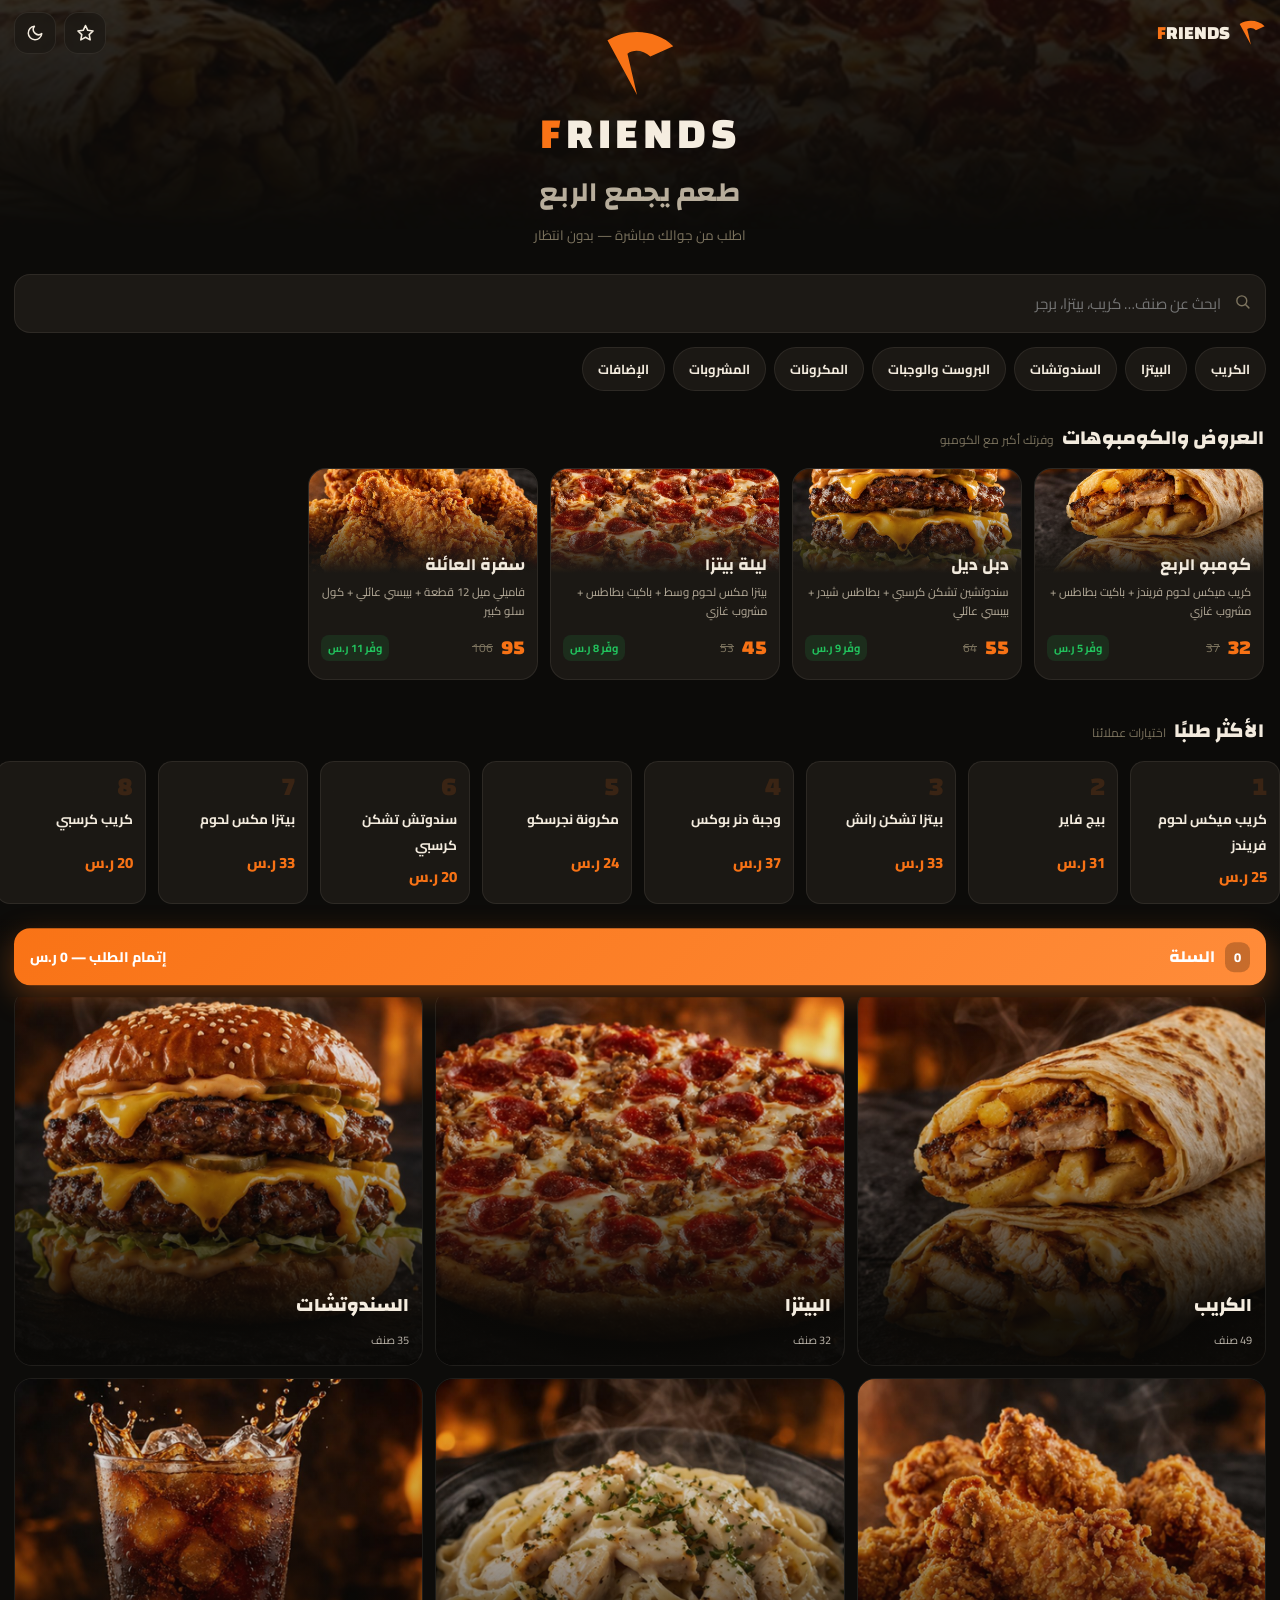
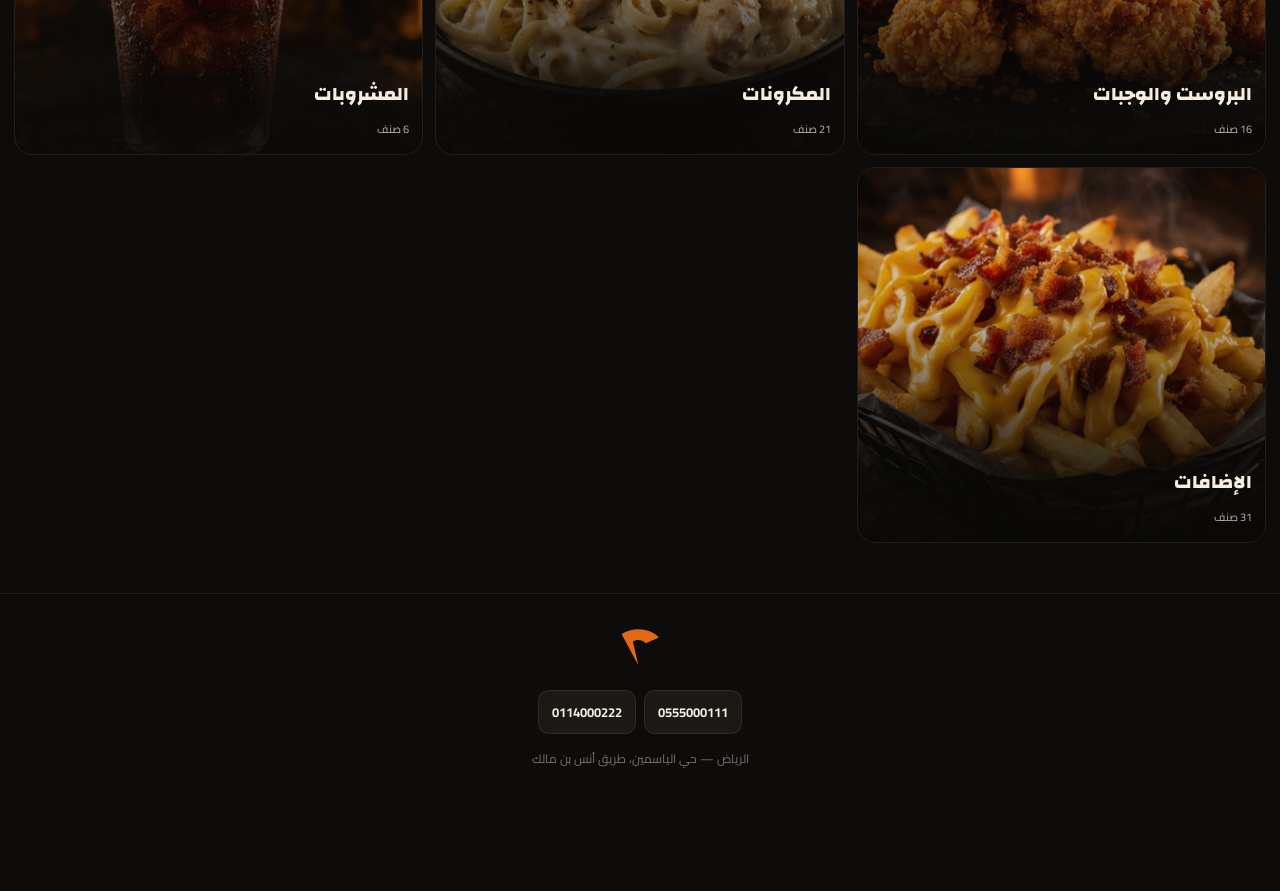
<file: index.html>
<!DOCTYPE html>
<html lang="ar" dir="rtl">
<head>
<meta charset="UTF-8">
<meta name="viewport" content="width=device-width, initial-scale=1.0, viewport-fit=cover">
<title>مطعم فرندس | المنيو</title>
<meta name="description" content="منيو مطعم فرندس — كريب وبيتزا وبروست وسندوتشات. اطلب من جوالك مباشرة.">
<meta name="theme-color" content="#0D0C0A">
<link rel="icon" href="data:image/svg+xml,%3Csvg xmlns='http://www.w3.org/2000/svg' viewBox='0 0 100 92'%3E%3Cpath d='M6 14 C34 -4 74 0 95 22 L64 36 C54 27 42 26 33 32 L46 88 Z' fill='%23F97316'/%3E%3C/svg%3E">
<meta property="og:title" content="مطعم فرندس | المنيو">
<meta property="og:description" content="اطلب من جوالك مباشرة — كريب وبيتزا وبروست وسندوتشات">
<meta property="og:type" content="website">
<link rel="preconnect" href="https://fonts.googleapis.com">
<link rel="preconnect" href="https://fonts.gstatic.com" crossorigin>
<link href="https://fonts.googleapis.com/css2?family=Changa:wght@400;600;700;800&family=Cairo:wght@400;600;700;900&display=swap" rel="stylesheet">
<link rel="stylesheet" href="assets/core.css?v=6">
<link rel="stylesheet" href="assets/app.css?v=6">
</head>
<body>

<!-- ============ SPLASH ============ -->
<div id="splash">
  <svg class="tri" viewBox="0 0 100 92"><path d="M6 14 C34 -4 74 0 95 22 L64 36 C54 27 42 26 33 32 L46 88 Z" fill="#F97316"/></svg>
  <div class="word" id="splashWord"></div>
  <div class="sub">FRIENDS</div>
</div>

<!-- ============ TOPBAR ============ -->
<div id="topbar">
  <div class="logo-mini" onclick="App.home()">
    <svg viewBox="0 0 100 92"><path d="M6 14 C34 -4 74 0 95 22 L64 36 C54 27 42 26 33 32 L46 88 Z" fill="#F97316"/></svg>
    <b><i>F</i>RIENDS</b>
  </div>
  <div class="spacer"></div>
  <button class="iconbtn" id="loyBtn" onclick="App.openLoyalty()" title="بطاقة الولاء" aria-label="بطاقة الولاء"><svg width="19" height="19" viewBox="0 0 24 24" fill="none" stroke="currentColor" stroke-width="2" stroke-linecap="round" stroke-linejoin="round"><path d="M12 2l2.9 6 6.6.9-4.8 4.6 1.2 6.5-5.9-3.2-5.9 3.2 1.2-6.5L2.5 8.9 9.1 8z"/></svg></button>
  <button class="iconbtn" onclick="App.toggleTheme()" title="الوضع الليلي" aria-label="الوضع الليلي"><svg width="18" height="18" viewBox="0 0 24 24" fill="none" stroke="currentColor" stroke-width="2" stroke-linecap="round" stroke-linejoin="round"><path d="M21 12.8A9 9 0 1 1 11.2 3 7 7 0 0 0 21 12.8z"/></svg></button>
</div>

<!-- ============ HOME ============ -->
<div id="home">
  <div id="hero">
    <div class="hero-bg"><img src="assets/hero.jpg" alt=""></div>
    <div class="in">
      <svg class="hero-logo" viewBox="0 0 100 92"><path d="M6 14 C34 -4 74 0 95 22 L64 36 C54 27 42 26 33 32 L46 88 Z" fill="#F97316"/></svg>
      <div class="hero-word">FRIENDS</div>
      <h1>طعم يجمع الربع</h1>
      <p>اطلب من جوالك مباشرة — بدون انتظار</p>
    </div>
  </div>

  <div id="search">
    <input id="q" type="search" placeholder="ابحث عن صنف… كريب، بيتزا، برجر" autocomplete="off">
    <div class="ic"><svg width="17" height="17" viewBox="0 0 24 24" fill="none" stroke="currentColor" stroke-width="2" stroke-linecap="round"><circle cx="11" cy="11" r="7"/><path d="M21 21l-4.3-4.3"/></svg></div>
  </div>

  <div id="quicknav"></div>

  <div id="searchRes"></div>

  <div id="homeBody">
    <div class="rail-h"><h2>العروض والكومبوهات</h2><span>وفرتك أكبر مع الكومبو</span></div>
    <div class="rail" id="combos"></div>

    <div class="rail-h"><h2>الأكثر طلبًا</h2><span>اختيارات عملائنا</span></div>
    <div class="rail" id="pops"></div>

    <div class="rail-h"><h2>المنيو</h2><span>اختر القسم</span></div>
    <div id="sections"></div>

    <div id="foot">
      <svg width="42" height="39" viewBox="0 0 100 92" style="opacity:.9"><path d="M6 14 C34 -4 74 0 95 22 L64 36 C54 27 42 26 33 32 L46 88 Z" fill="#F97316"/></svg>
      <div class="ph" id="phones"></div>
      <div class="ad" id="addr"></div>
    </div>
  </div>
</div>

<!-- ============ SECTION VIEW ============ -->
<div id="secview">
  <div id="svBanner"></div>
  <div id="tabs"></div>
  <div id="svBody"></div>
  <div style="height:120px"></div>
</div>

<!-- ============ CART FAB ============ -->
<div id="cartfab">
  <div class="bar" onclick="App.openCart()">
    <span class="n" id="cartN">0</span>
    <b>السلة</b>
    <span class="go">إتمام الطلب — <span id="cartT" class="mono">0</span> ر.س</span>
  </div>
</div>

<!-- ============ SHEETS ============ -->
<div class="sheet-back" id="back" onclick="App.closeAll()"></div>

<!-- item -->
<div class="sheet" id="isheet">
  <div class="grab"></div>
  <div class="hd"><h3 id="itName"></h3><p id="itDesc"></p><div id="itTags" style="display:flex;gap:5px;margin-top:8px"></div></div>
  <div class="body">
    <div class="blk hidden" id="szBlk"><div class="lb">الحجم</div><div class="sizes" id="szList"></div></div>
    <div class="blk hidden" id="adBlk"><div class="lb">إضافات على طلبك</div><div id="adList"></div></div>
    <div class="blk hidden" id="sgBlk"><div class="lb">يمشي معه</div><div class="sug" id="sgList"></div></div>
    <div class="blk"><div class="lb">الكمية</div>
      <div class="qty"><button onclick="App.qty(-1)">−</button><b id="qtyV">1</b><button onclick="App.qty(1)">+</button></div>
    </div>
  </div>
  <div class="foot">
    <div class="tot"><span id="itTot" class="mono">0</span> ر.س</div>
    <button class="btn btn-p" onclick="App.addToCart()">إضافة للسلة</button>
  </div>
</div>

<!-- cart -->
<div class="sheet" id="csheet">
  <div class="grab"></div>
  <div class="hd" style="padding:6px 18px 0"><h3>سلتك</h3></div>
  <div class="body" style="padding:10px 18px 0">
    <div id="cLines"></div>
    <div id="cUpsell" class="blk hidden" style="margin-top:16px">
      <div class="lb">عملاء طلبوا معها</div><div class="sug" id="cUpList"></div>
    </div>
    <div style="margin-top:14px">
      <div class="totrow"><span>الإجمالي الفرعي</span><span><span id="cSub" class="mono">0</span> ر.س</span></div>
      <div class="totrow hidden" id="cDelRow"><span>رسوم التوصيل</span><span><span id="cDel" class="mono">0</span> ر.س</span></div>
      <div class="totrow big"><span>الإجمالي</span><span><span id="cTot" class="mono">0</span> ر.س</span></div>
    </div>
    <div class="blk" style="margin-top:18px">
      <div class="lb">نوع الطلب</div>
      <div class="modes" id="modes"></div>
    </div>
    <div class="blk hidden" style="margin-top:16px" id="payBlk">
      <div class="lb">طريقة الدفع</div>
      <div class="modes" id="payModes"></div>
      <div id="payBox"></div>
    </div>
    <div id="tableBlk" class="field"><label>رقم الطاولة</label><select id="tableNo"></select>
      <div id="tableHint" class="fhint hidden"></div></div>
    <!-- مصيدة: مخفية عن الناس، البوتات بس اللي تعبّيها -->
    <div class="trap" aria-hidden="true"><label>لقبك</label><input id="cNick" tabindex="-1" autocomplete="off"></div>
    <div id="addrBlk" class="field hidden"><label>العنوان</label><input id="cAddr" placeholder="الحي والشارع ورقم المبنى"></div>
    <div class="field"><label>الاسم <span id="nameHint" style="color:var(--txt3);font-weight:400">(اختياري)</span></label><input id="cName" placeholder="اسمك"></div>
    <div class="field"><label>رقم الجوال <span id="phoneHint" style="color:var(--txt3);font-weight:400">(اختياري — نرسل لك عروضنا)</span></label><input id="cPhone" type="tel" inputmode="numeric" placeholder="05xxxxxxxx"></div>
  </div>
  <div class="foot" style="position:sticky;bottom:0;background:linear-gradient(to top,var(--bg2) 70%,transparent);padding:14px 18px 6px;display:flex;gap:10px">
    <button class="btn btn-g" style="flex:1" onclick="App.sendOrder()">تأكيد الطلب</button>
  </div>
</div>

<!-- done -->
<div class="sheet" id="done">
  <div class="grab"></div>
  <div class="wrap">
    <div class="tick">✓</div>
    <h3 id="doneHead">تم استلام طلبك</h3>
    <div class="oid">رقم الطلب: <b id="dOid" class="mono"></b></div>
    <div id="doneSub" style="font-size:13px;color:var(--txt2);margin-top:6px">وصل طلبك للكاشير وبيبدأ تجهيزه الحين</div>

    <div id="rateBlk">
      <div style="margin-top:22px;font-weight:700;font-size:15px">قيّم تجربتك</div>
      <div class="stars" id="stars"></div>
      <div class="rate-val" id="rateVal"></div>
      <div style="font-size:12px;color:var(--txt3)" id="rateHint">اضغط على النجمة وتقدر تغيّرها بأي وقت</div>
      <button class="btn btn-maps hidden" id="mapsBtn" onclick="App.openMaps()">
        <svg width="17" height="17" viewBox="0 0 24 24" fill="none" stroke="currentColor" stroke-width="2" stroke-linecap="round" stroke-linejoin="round"><path d="M20 10c0 6-8 12-8 12s-8-6-8-12a8 8 0 0 1 16 0z"/><circle cx="12" cy="10" r="3"/></svg>
        قيّمنا على قوقل ماب
      </button>
    </div>

    <div id="lowBlk" class="hidden" style="margin-top:14px;text-align:right">
      <div class="field"><label>وش اللي ما عجبك؟ يوصل لصاحب المطعم شخصيًا</label>
        <input id="rNote" placeholder="اكتب ملاحظتك"></div>
      <button class="btn btn-p" style="width:100%" onclick="App.sendComplaint()">إرسال الملاحظة</button>
    </div>

    <div id="stampBlk" style="margin-top:16px">
      <div style="font-size:12.5px;color:var(--txt2)">بطاقة الولاء</div>
      <div class="stamps" id="stampsRow"></div>
      <div style="font-size:12px;color:var(--txt3);margin-top:6px" id="stampMsg"></div>
    </div>
  </div>
  <div class="foot" style="padding:14px 18px 6px">
    <button class="btn btn-s" style="flex:1;width:100%" onclick="App.closeAll()">تم</button>
  </div>
</div>

<!-- loyalty -->
<div class="sheet" id="loy">
  <div class="grab"></div>
  <div class="wrap">
    <svg width="44" height="41" viewBox="0 0 100 92" style="margin:0 auto;display:block"><path d="M6 14 C34 -4 74 0 95 22 L64 36 C54 27 42 26 33 32 L46 88 Z" fill="#F97316"/></svg>
    <h3 style="font-size:22px;font-weight:800;margin-top:10px">بطاقة الولاء</h3>
    <div class="field loyph">
      <label>رقم جوالك</label>
      <div class="loyrow">
        <input id="loyPhone" type="tel" inputmode="numeric" placeholder="05xxxxxxxx">
        <button class="btn btn-p" onclick="App.loyLookup()">اعرض كرتي</button>
      </div>
    </div>
    <div class="big" id="loyN">0/5</div>
    <div class="stamps" id="loyStamps" style="margin:8px 0 12px"></div>
    <div id="loyReward"></div>
    <div style="font-size:13.5px;color:var(--txt2);line-height:1.9" id="loyMsg"></div>
  </div>
  <div class="foot" style="padding:14px 18px 6px">
    <button class="btn btn-s" style="width:100%" onclick="App.closeAll()">تم</button>
  </div>
</div>

<div class="toast" id="toast"></div>

<script src="data/menu.js?v=6"></script>
<script src="data/sales.js?v=6"></script>
<script src="assets/sys.js?v=6"></script>
<script src="assets/app.js?v=6"></script>
</body>
</html>
</file>
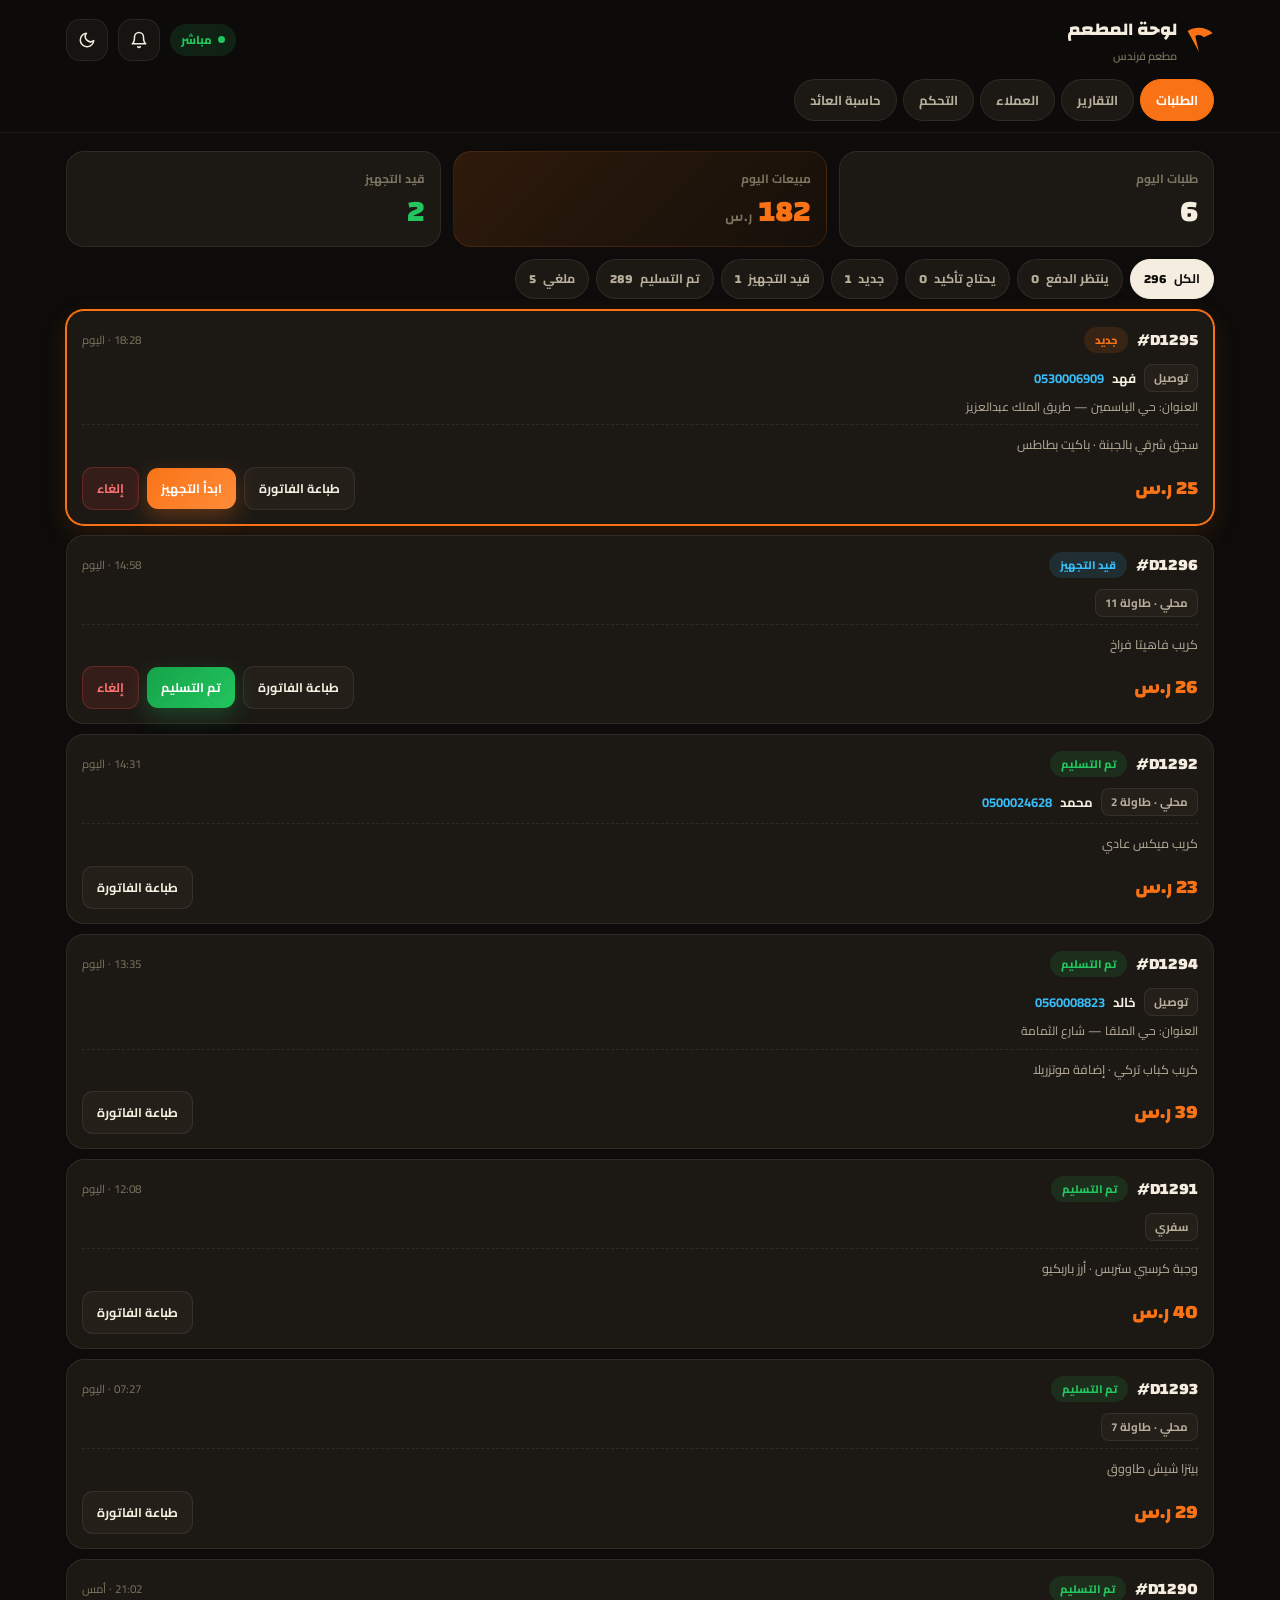
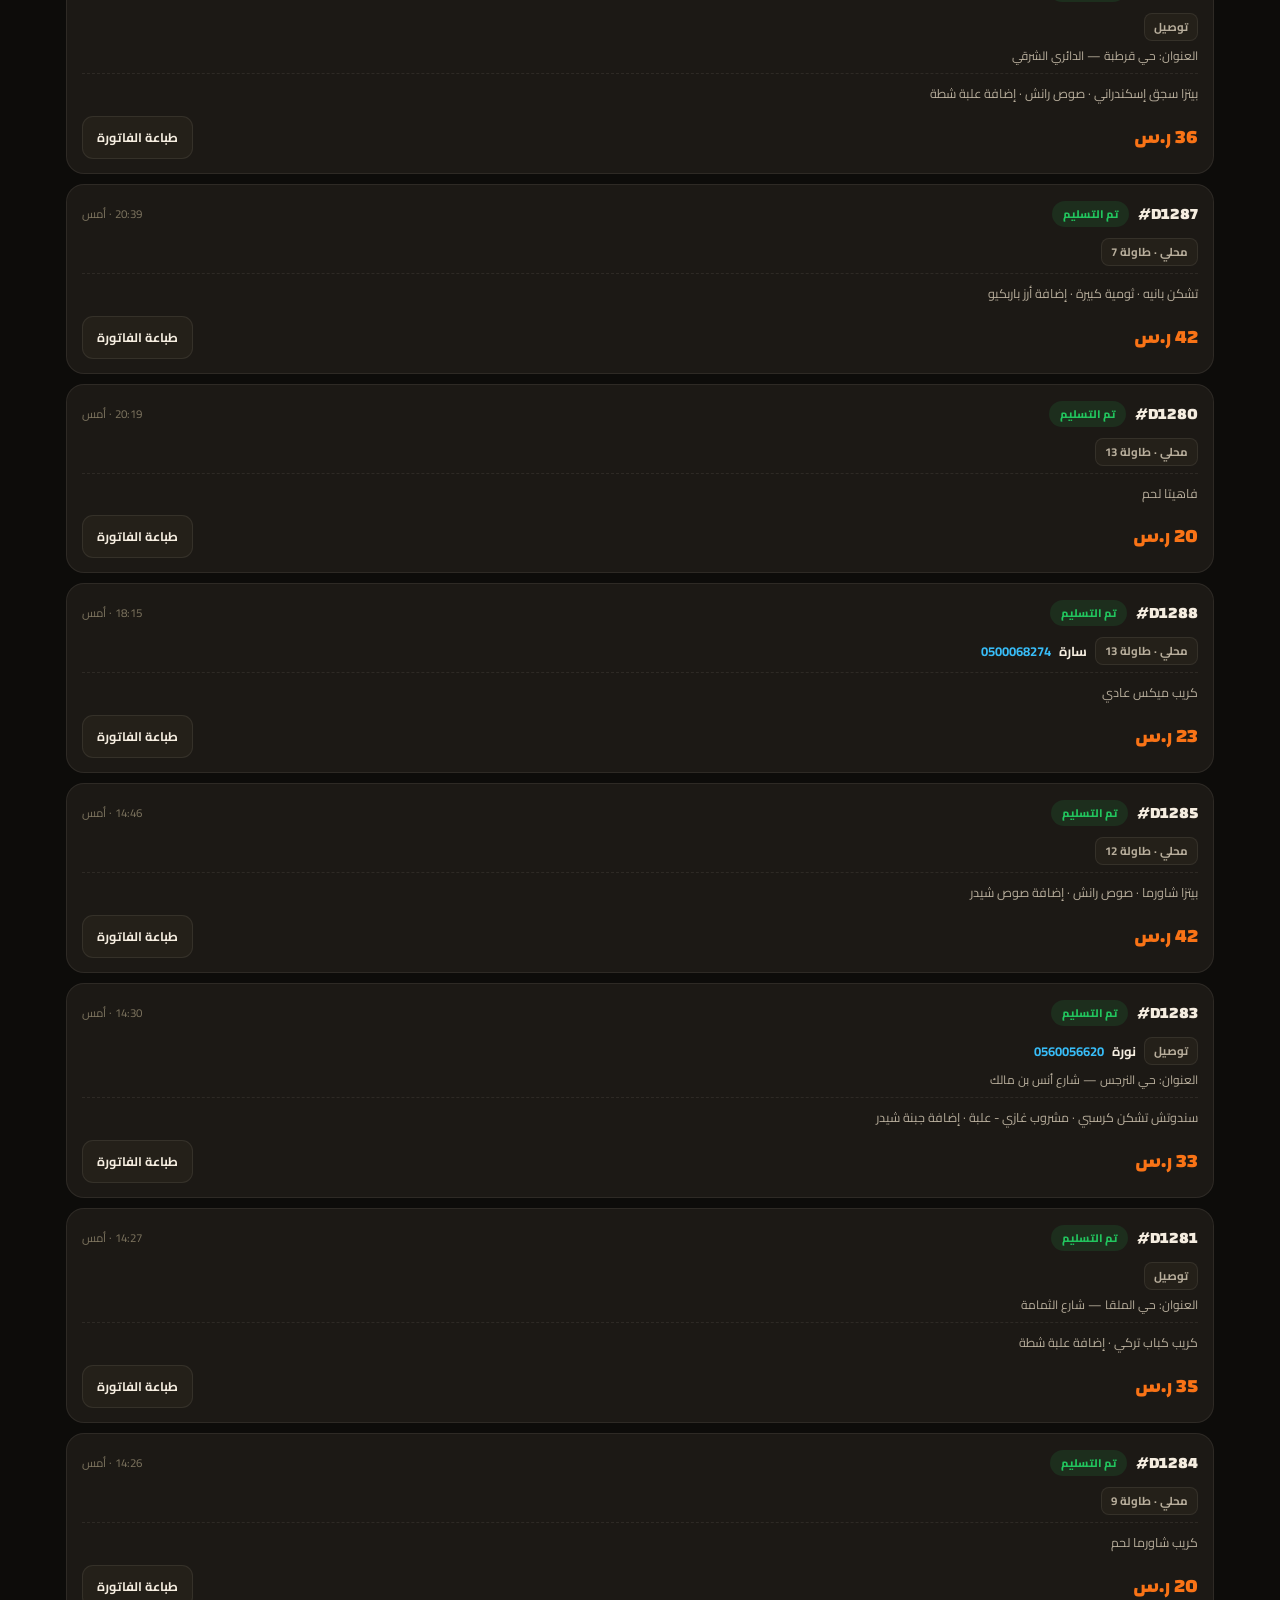
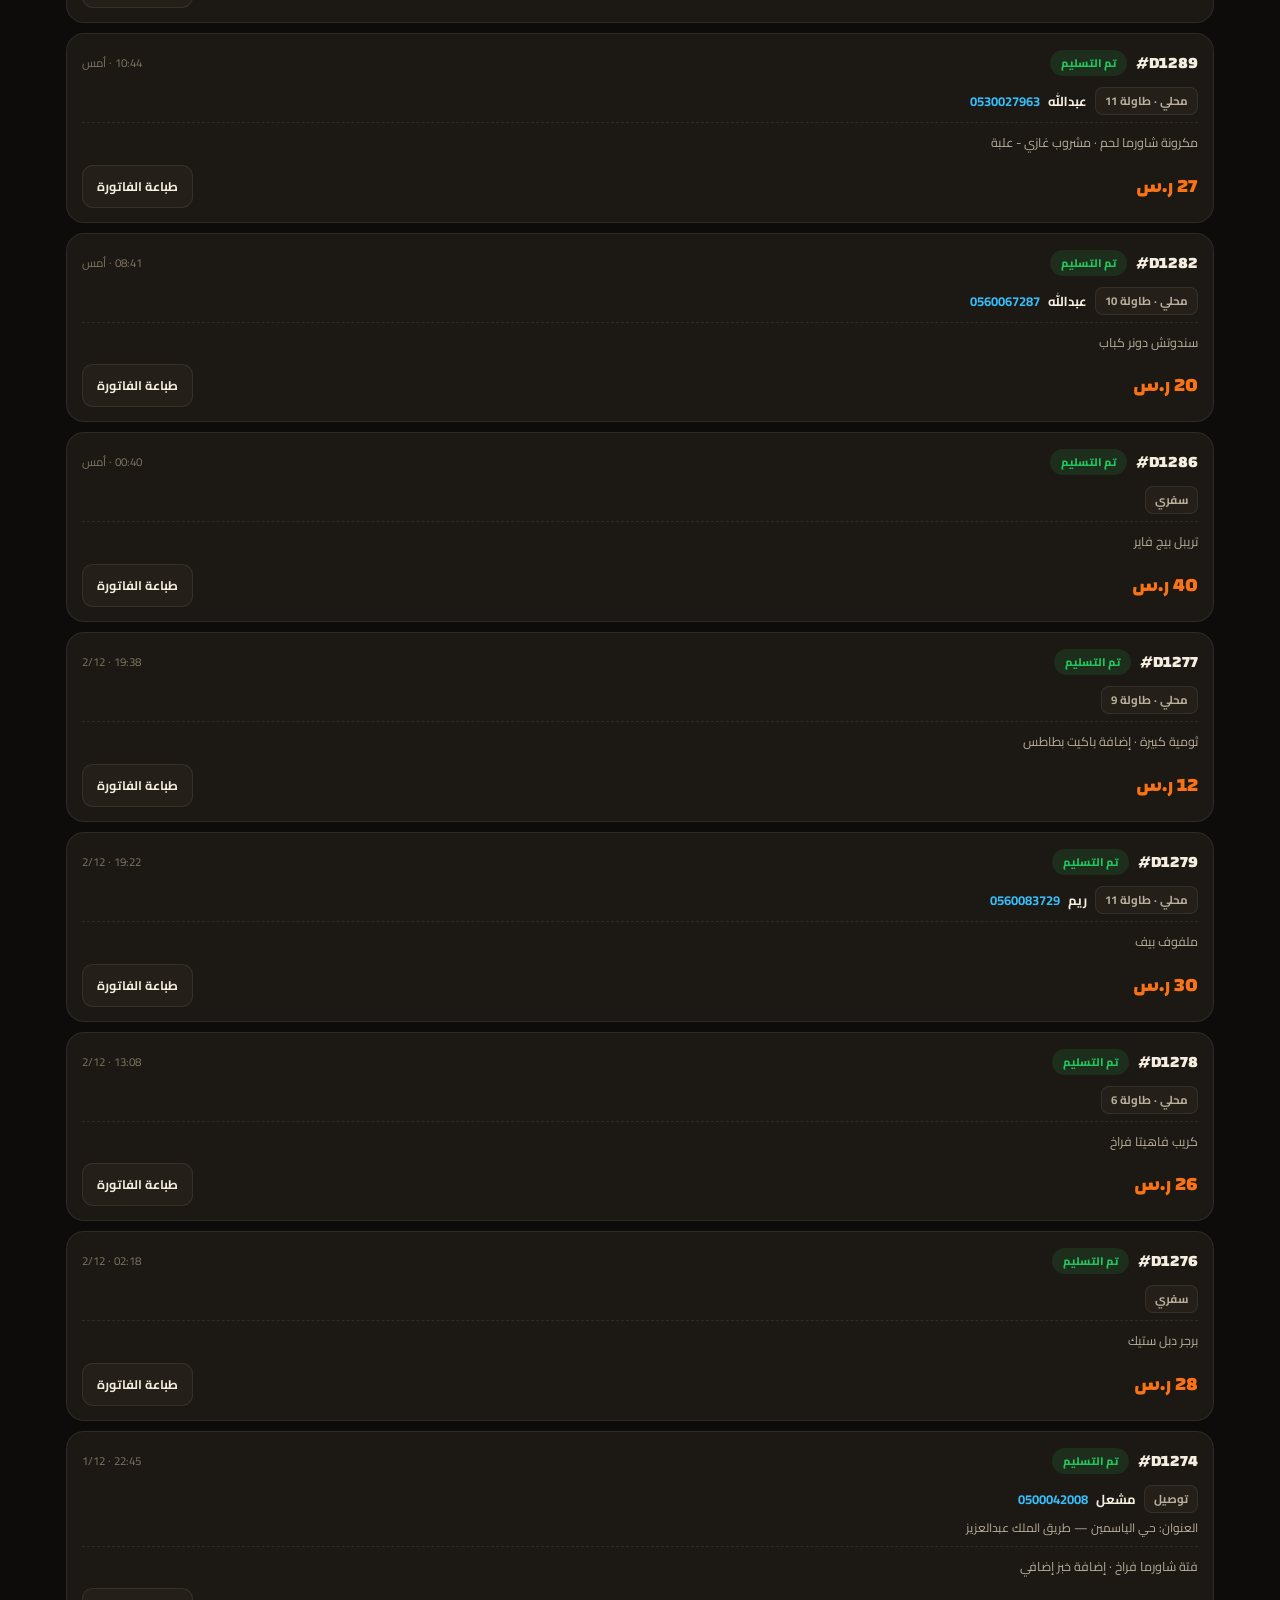
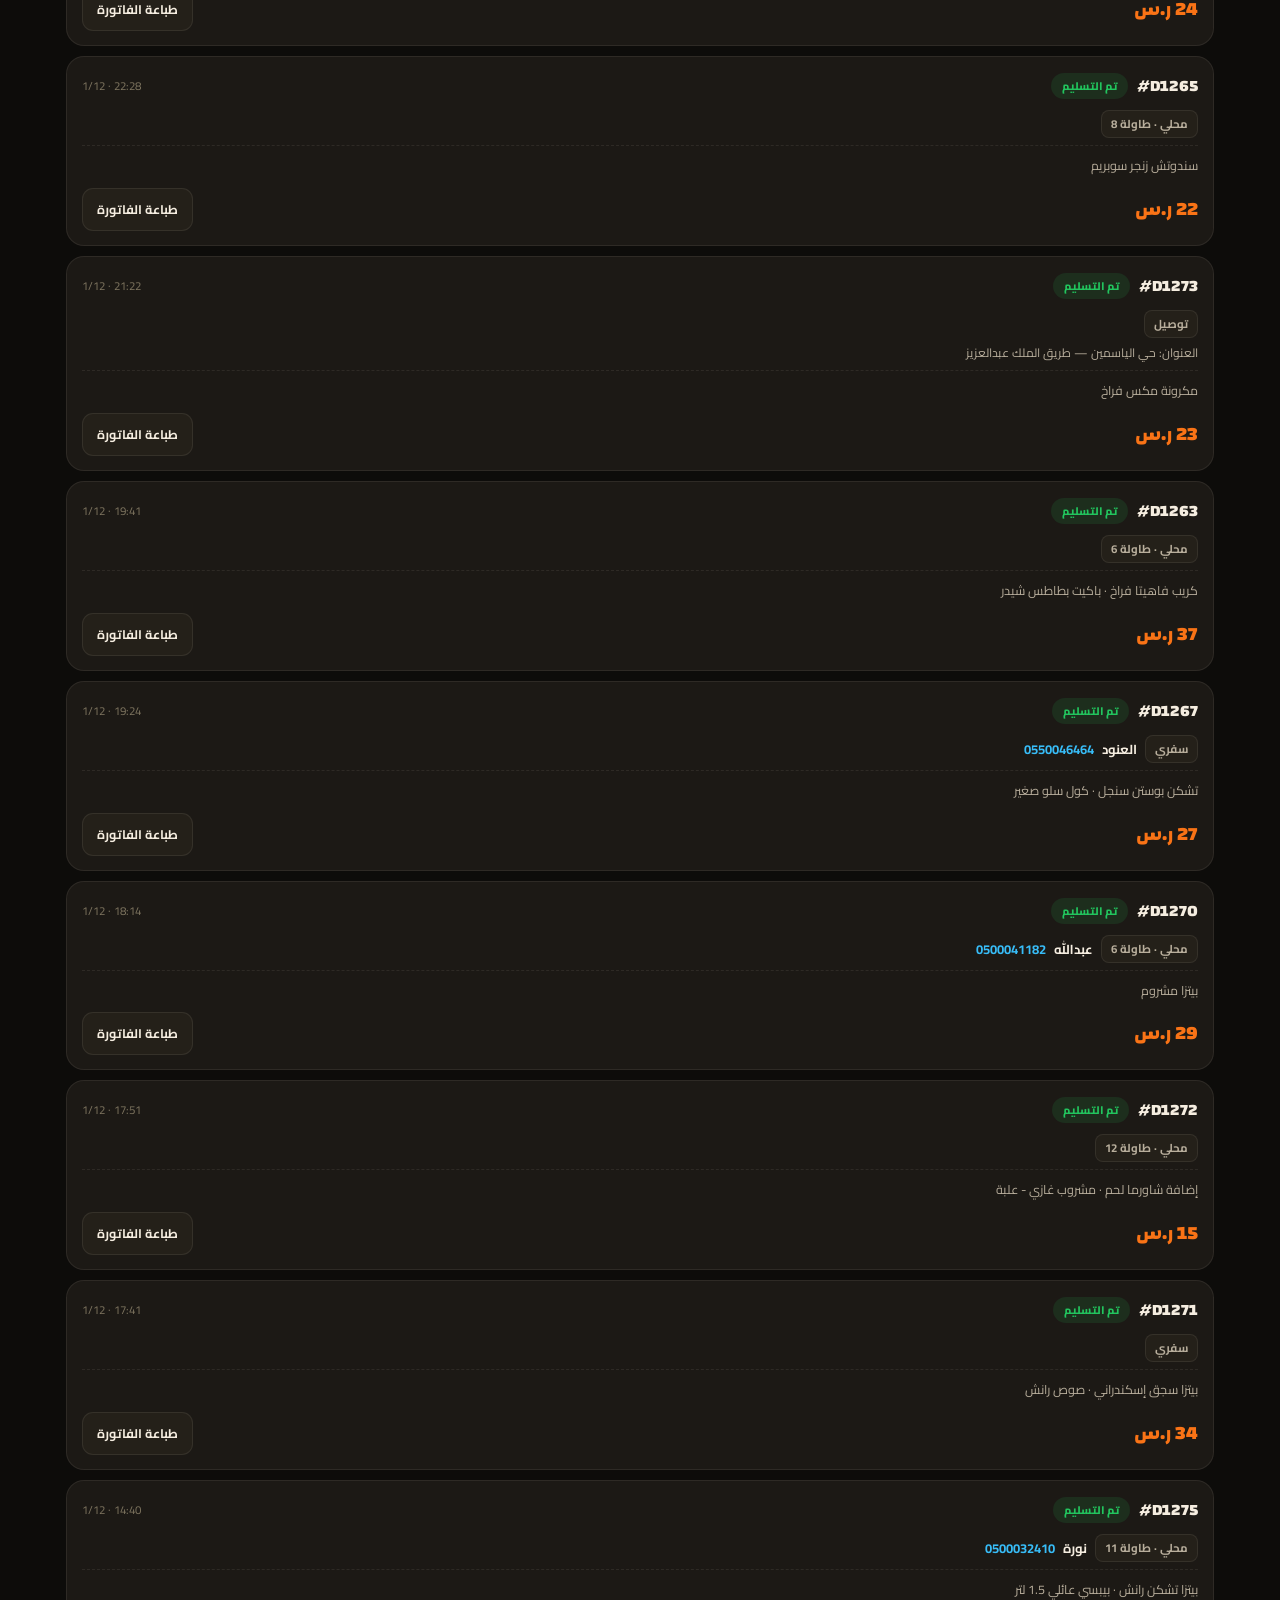
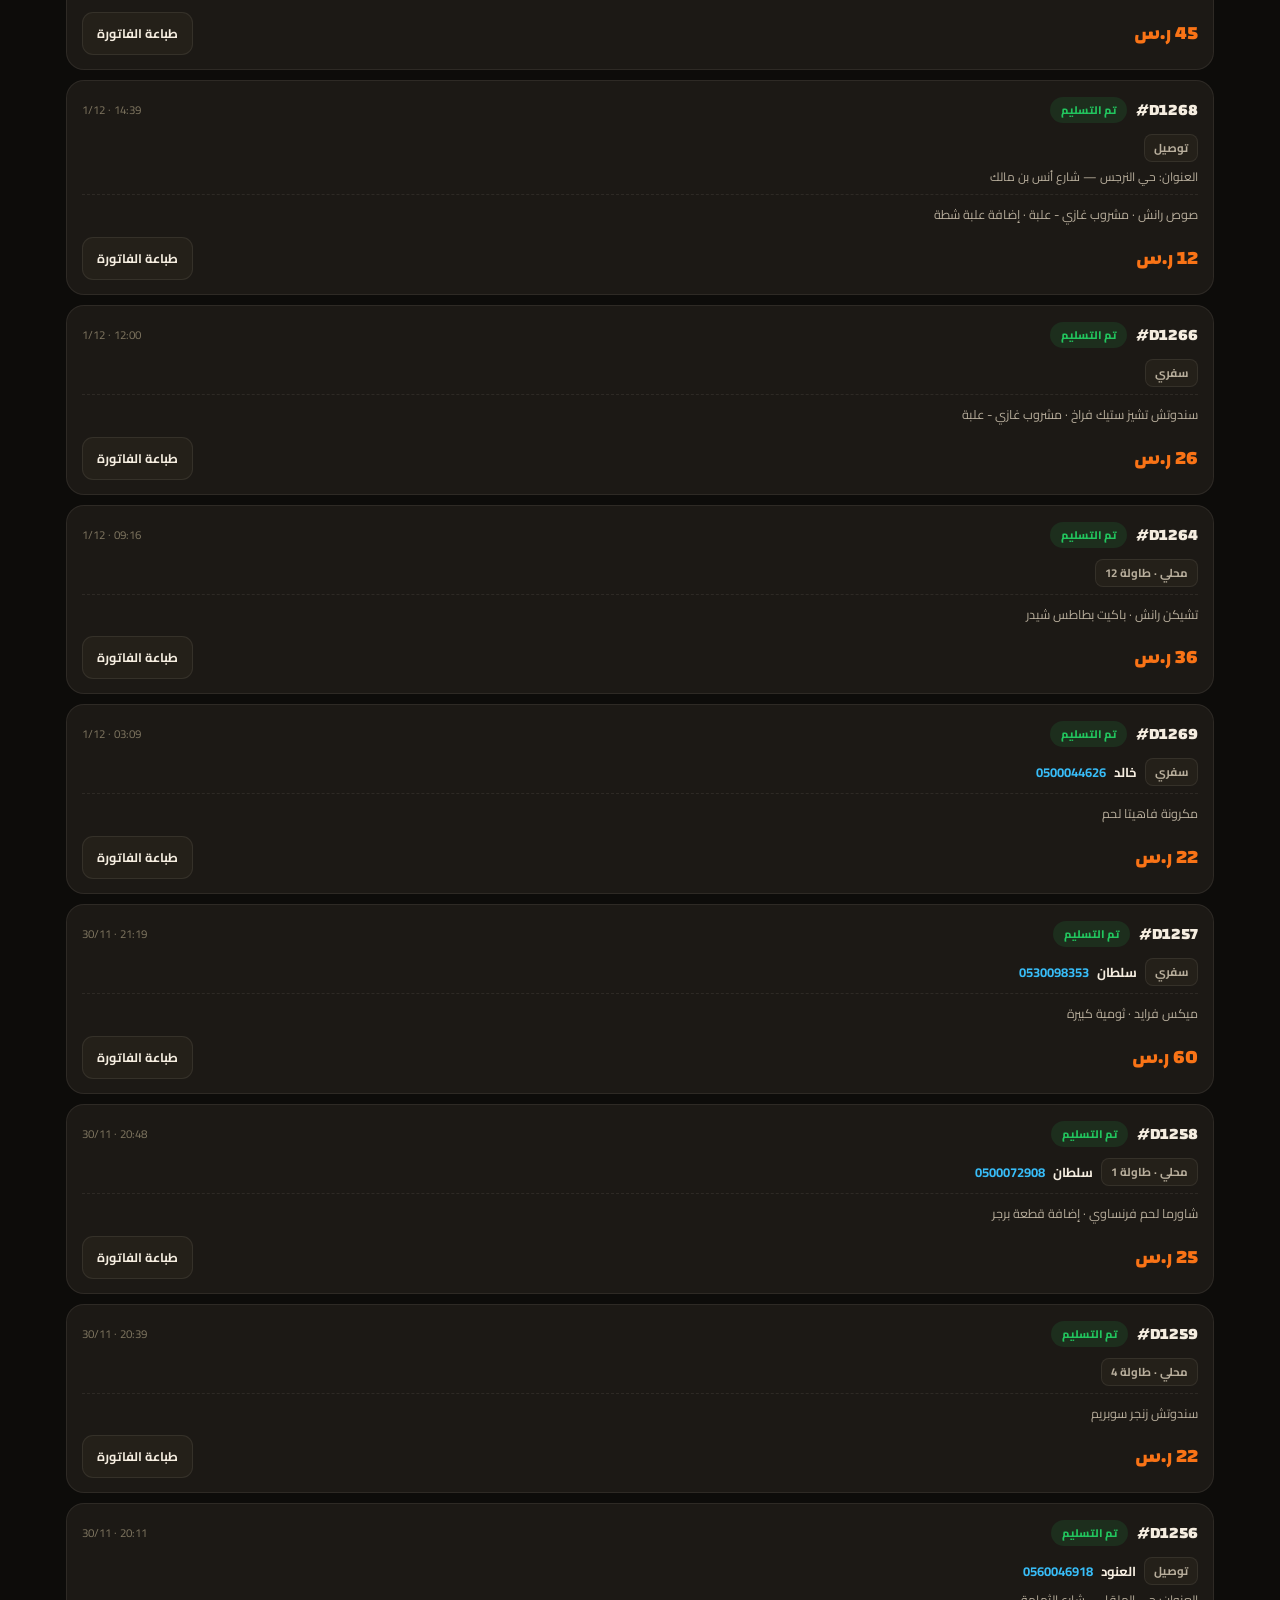
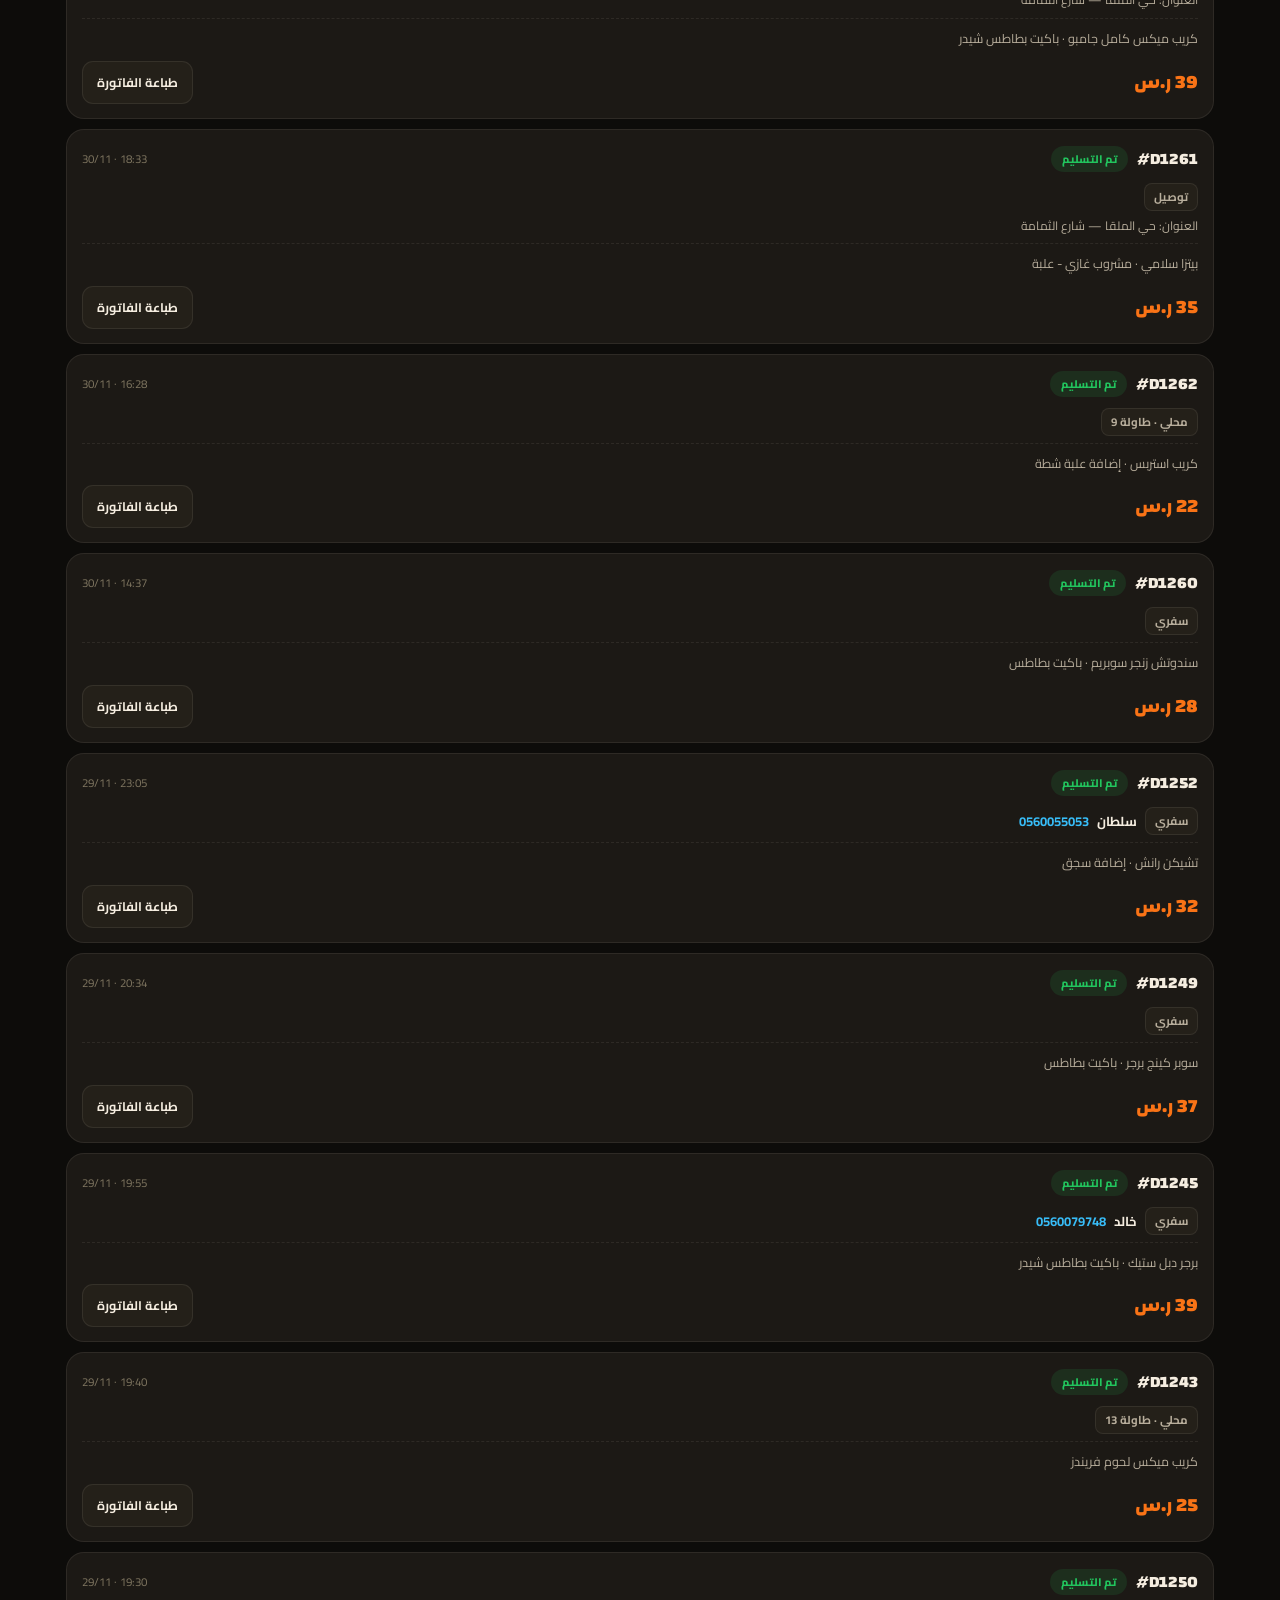
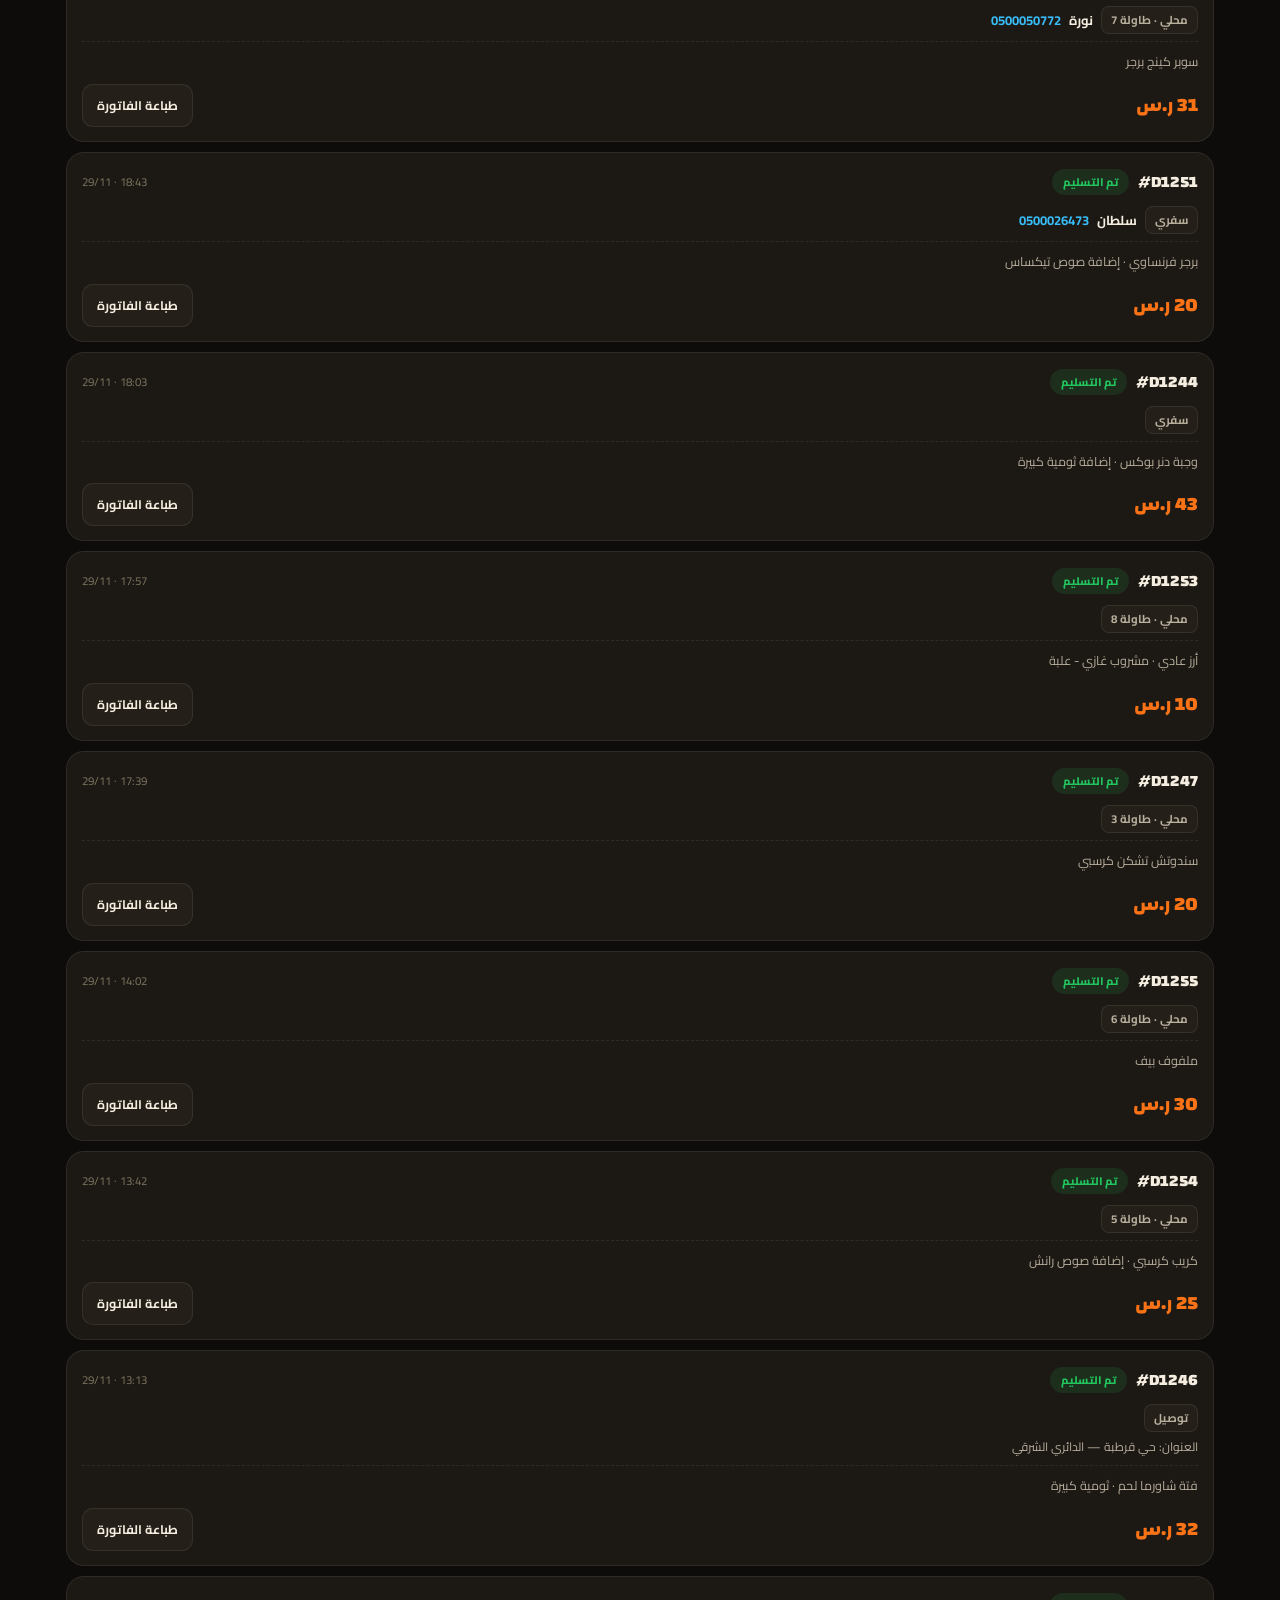
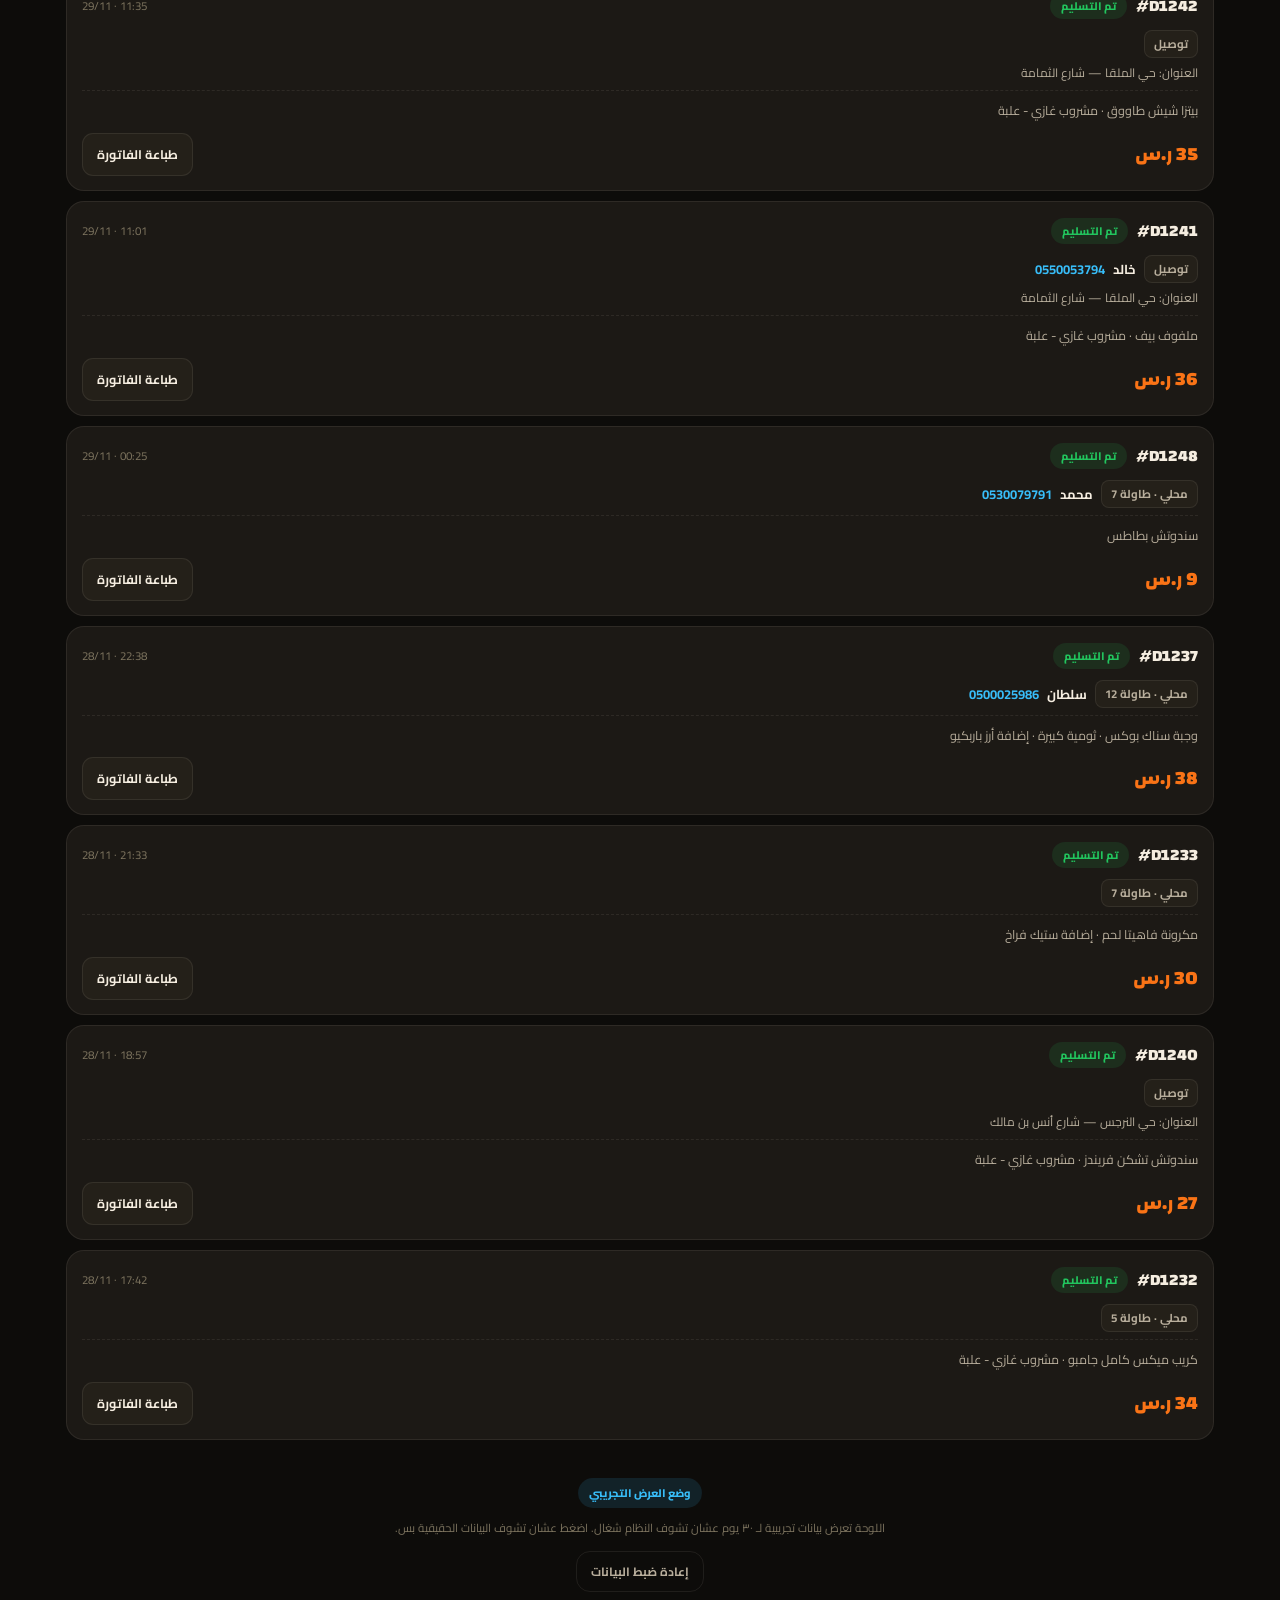
<file: owner.html>
<!DOCTYPE html>
<html lang="ar" dir="rtl">
<head>
<meta charset="UTF-8">
<meta name="viewport" content="width=device-width, initial-scale=1.0, viewport-fit=cover">
<meta name="robots" content="noindex,nofollow">
<title>لوحة المطعم — فرندس</title>
<meta name="theme-color" content="#0D0C0A">
<link rel="icon" href="data:image/svg+xml,%3Csvg xmlns='http://www.w3.org/2000/svg' viewBox='0 0 100 92'%3E%3Cpath d='M6 14 C34 -4 74 0 95 22 L64 36 C54 27 42 26 33 32 L46 88 Z' fill='%2322C55E'/%3E%3C/svg%3E">
<link rel="preconnect" href="https://fonts.googleapis.com">
<link rel="preconnect" href="https://fonts.gstatic.com" crossorigin>
<link href="https://fonts.googleapis.com/css2?family=Changa:wght@400;600;700;800&family=Cairo:wght@400;600;700;900&display=swap" rel="stylesheet">
<link rel="stylesheet" href="assets/core.css?v=6">
<link rel="stylesheet" href="assets/owner.css?v=6">
</head>
<body>

<div id="ohead">
  <div class="wrap">
    <div class="in">
      <div class="lg">
        <svg viewBox="0 0 100 92"><path d="M6 14 C34 -4 74 0 95 22 L64 36 C54 27 42 26 33 32 L46 88 Z" fill="#F97316"/></svg>
        <div><b>لوحة المطعم</b><span id="brandName">مطعم فرندس</span></div>
      </div>
      <div class="sp"></div>
      <span class="live"><i></i> مباشر</span>
      <button class="iconbtn" id="sndBtn" onclick="Own.tglSound()" title="صوت التنبيه" aria-label="صوت التنبيه"><svg width="18" height="18" viewBox="0 0 24 24" fill="none" stroke="currentColor" stroke-width="2" stroke-linecap="round" stroke-linejoin="round"><path d="M18 8a6 6 0 0 0-12 0c0 7-3 9-3 9h18s-3-2-3-9"/><path d="M13.7 21a2 2 0 0 1-3.4 0"/></svg><span id="sndOff" class="snd-off hidden"></span></button>
      <button class="iconbtn" onclick="Own.theme()" title="الوضع الليلي" aria-label="الوضع الليلي"><svg width="18" height="18" viewBox="0 0 24 24" fill="none" stroke="currentColor" stroke-width="2" stroke-linecap="round" stroke-linejoin="round"><path d="M21 12.8A9 9 0 1 1 11.2 3 7 7 0 0 0 21 12.8z"/></svg></button>
    </div>
    <div id="tabs2">
      <button class="on" id="tb-or" onclick="Own.tab('or',this)">الطلبات<span class="tbadge hidden" id="ordBadge">0</span></button>
      <button onclick="Own.tab('st',this)">التقارير</button>
      <button onclick="Own.tab('cu',this)">العملاء</button>
      <button onclick="Own.tab('ct',this)">التحكم</button>
      <button onclick="Own.tab('roi',this)">حاسبة العائد</button>
    </div>
  </div>
</div>

<div class="wrap">

<!-- ============ الأوردرات (الصفحة الأساسية) ============ -->
<div class="pane on" id="pane-or">
  <div class="grid g3" style="margin-bottom:12px">
    <div class="kpi"><div class="lb">طلبات اليوم</div><div class="v mono" id="tOrd">0</div></div>
    <div class="kpi acc"><div class="lb">مبيعات اليوم</div><div class="v"><span id="tRev" class="mono">0</span> <small>ر.س</small></div></div>
    <div class="kpi gr"><div class="lb">قيد التجهيز</div><div class="v mono" id="tNew">0</div></div>
  </div>

  <div class="fchips" id="fchips"></div>
  <div id="ordList"></div>
</div>

<!-- ============ الأرقام ============ -->
<div class="pane" id="pane-st">
  <div style="display:flex;justify-content:flex-start;margin-bottom:12px">
    <select id="range" class="rangesel">
      <option value="7">آخر ٧ أيام</option>
      <option value="30" selected>آخر ٣٠ يوم</option>
      <option value="90">آخر ٩٠ يوم</option>
    </select>
  </div>

  <div class="hero-num" style="margin-bottom:12px">
    <div class="lb">إجمالي مبيعات الاقتراحات مع الطلب</div>
    <div class="v"><span id="hAdd" class="mono">0</span> <small style="font-size:.4em">ر.س</small></div>
  </div>

  <div class="grid g4" style="margin-bottom:12px">
    <div class="kpi"><div class="lb">زوار المنيو</div><div class="v mono" id="kVis">0</div><div class="d" id="kVisD"></div></div>
    <div class="kpi"><div class="lb">طلبات من المنيو</div><div class="v mono" id="kOrd">0</div><div class="d" id="kOrdD"></div></div>
    <div class="kpi acc"><div class="lb">متوسط الفاتورة</div><div class="v"><span id="kAvg" class="mono">0</span> <small>ر.س</small></div><div class="d">لكل طلب</div></div>
    <div class="kpi gr"><div class="lb">قبول الاقتراحات</div><div class="v"><span id="kUp" class="mono">0</span><small>٪</small></div><div class="d">وافقوا يضيفون صنف</div></div>
  </div>
  <div class="grid g4" style="margin-bottom:12px">
    <div class="kpi"><div class="lb">إجمالي مبيعات المنيو</div><div class="v"><span id="kRev" class="mono">0</span> <small>ر.س</small></div></div>
    <div class="kpi"><div class="lb">إيراد الاقتراحات</div><div class="v"><span id="kUpRev" class="mono">0</span> <small>ر.س</small></div></div>
    <div class="kpi"><div class="lb">إيراد الإضافات</div><div class="v"><span id="kAdRev" class="mono">0</span> <small>ر.س</small></div></div>
    <div class="kpi"><div class="lb">أصناف ميتة</div><div class="v mono" style="color:var(--red)" id="kDead">0</div><div class="d">ما فتحها أحد نهائيًا</div></div>
  </div>

  <div class="grid g2" style="margin-bottom:12px">
    <div class="card">
      <h3>أوقات الذروة</h3>
      <div class="sub">بأي ساعة يتصفح الناس المنيو — ترتب عليها الشفتات والعروض</div>
      <div class="bars" id="hourBars"></div>
      <div class="axis" id="hourAxis"></div>
      <div class="tagline" style="margin-top:12px" id="peakMsg"></div>
    </div>
    <div class="card">
      <h3>أيام الأسبوع</h3>
      <div class="sub">أقوى وأضعف يوم — عشان تحط العرض في اليوم الهادي</div>
      <div class="bars" id="dowBars"></div>
      <div class="axis" id="dowAxis"></div>
      <div class="tagline" style="margin-top:12px" id="dowMsg"></div>
    </div>
  </div>

  <div class="grid g2" style="margin-bottom:12px">
    <div class="card">
      <h3>أكثر ١٢ صنف مشاهدة</h3>
      <div class="sub">هذي تستاهل صورة أفضل ومكان أعلى في المنيو</div>
      <div class="rowlist" id="topItems"></div>
    </div>
    <div class="card">
      <h3>أكثر ١٢ صنف إيرادًا</h3>
      <div class="sub">مو دايم نفس اللي ينشاف — الفرق بينهم فرصة</div>
      <div class="rowlist" id="topRev"></div>
    </div>
  </div>

  <div class="card" style="margin-bottom:12px">
    <h3>انشاف كثير… وما أحد طلبه</h3>
    <div class="sub">جذاب بالاسم لكنه يخسر عند القرار — يا السعر مرتفع يا الوصف/الصورة ضعيفة</div>
    <div class="rowlist" id="leak"></div>
  </div>

  <div class="card">
    <h3>الأصناف الميتة — <span id="deadN" style="color:var(--red)">0</span> صنف</h3>
    <div class="sub">ما فتحها أحد ولا مرة في هذي الفترة. تاكل مخزون ومساحة من المنيو.</div>
    <div class="dead" id="deadList"></div>
    <div class="tagline" style="margin-top:13px">
      قرار سريع: <b>شِل نصهم</b> — المنيو يقصر والعميل يقرر أسرع.
    </div>
  </div>
</div>

<!-- ============ العملاء ============ -->
<div class="pane" id="pane-cu">
  <div class="grid g3" style="margin-bottom:12px">
    <div class="kpi"><div class="lb">أرقام العملاء</div><div class="v mono" id="cKn">0</div><div class="d">أصل يملكه المطعم</div></div>
    <div class="kpi gr"><div class="lb">متوسط التقييم</div><div class="v"><span id="kStars" class="mono">0</span><small>/5</small></div><div class="d" id="kStarsD"></div></div>
    <div class="kpi"><div class="lb">شكاوى انمسكت</div><div class="v mono" style="color:var(--red)" id="kLow">0</div><div class="d">قبل لا توصل قوقل</div></div>
  </div>

  <div class="grid g2">
    <div class="card">
      <h3>قاعدة عملائك</h3>
      <div class="sub">كل رقم ينجمع من الطلبات — تقدر ترسل له عروضك بأي وقت</div>
      <div class="rowlist" id="customers"></div>
      <button class="btn btn-s no-print" style="margin-top:12px" onclick="Own.exportCsv()">تنزيل الأرقام (CSV)</button>
    </div>
    <div class="card">
      <h3>التقييمات</h3>
      <div class="sub">٤ نجوم وفوق تتوجه لقوقل — وأقل من كذا توصلك هنا قبل لا تنتشر</div>
      <div id="reviews"></div>
    </div>
  </div>
</div>

<!-- ============ التحكم ============ -->
<div class="pane" id="pane-ct">
  <div class="grid g2" style="margin-bottom:12px">
    <div class="card">
      <h3>نفد الصنف</h3>
      <div class="sub">قفل أي صنف خلص — يختفي من منيو العميل بثانية</div>
      <input class="searchbox" id="soSearch" placeholder="ابحث عن الصنف">
      <div id="soList" style="max-height:330px;overflow-y:auto"></div>
    </div>
    <div>
      <div class="card">
        <h3>تغيير سعر</h3>
        <div class="sub">يتغير عند العميل فورًا</div>
        <input class="searchbox" id="prSearch" placeholder="ابحث عن الصنف">
        <div id="prList" style="max-height:230px;overflow-y:auto"></div>
      </div>
    </div>
  </div>
  <!-- ===== الحماية ===== -->
  <div class="grid g2" style="margin-bottom:12px" id="secBox">
    <div class="card">
      <h3>حرق كود الهدية</h3>
      <div class="sub">العميل يوريك كود من جواله — اكتبه هنا. الكود يُصرف مرة وحدة بس وما يتكرر</div>
      <div class="rwrow">
        <input class="searchbox" id="rwCode" placeholder="FR-XXXX" style="text-transform:uppercase;direction:ltr;text-align:center;margin:0">
        <button class="btn btn-g" onclick="Own.redeem()">اصرف الهدية</button>
      </div>
      <div class="rwout" id="rwOut"></div>

      <h3 style="margin-top:18px">كروت الولاء</h3>
      <div class="sub">الختم يُحسب لما تعلّم الطلب «تم التسليم» — مو لما العميل يرسل</div>
      <div id="loyCards" style="max-height:260px;overflow-y:auto"></div>
    </div>

    <div class="card">
      <h3>الحماية من الطلبات الوهمية</h3>
      <div class="sub">أقفلها بس وقت ما تعرض النظام على أحد — ورجّعها بعدها</div>
      <div class="ctlrow">
        <div class="nm"><b id="secState">الحماية شغّالة</b></div>
        <div class="sw on" id="secSw" onclick="Own.tglSecurity()"><i></i></div>
      </div>
      <div id="secRules"></div>

      <h3 style="margin-top:18px">الأرقام المحظورة</h3>
      <div class="sub">احظر أي رقم من كرت الطلب — ما راح يقدر يرسل مرة ثانية</div>
      <div id="blockList" style="max-height:200px;overflow-y:auto"></div>
    </div>
  </div>

  <div class="card no-print" style="margin-bottom:12px">
    <h3>أرقام التحويل اللي تظهر للعميل</h3>
    <div class="sub">القاعدة الذهبية: أكّد الدفع من <b>إشعار محفظتك انت</b> — لقطة شاشة العميل ممكن تكون مزوّرة</div>
    <div id="payInfo"></div>
  </div>

  <div class="card no-print" style="margin-bottom:12px">
    <h3>QR لكل طاولة</h3>
    <div class="sub">اطبع لكل طاولة الكود حقها — العميل ساعتها ما يختار رقم الطاولة بيده، يُقرأ من الكود</div>
    <div id="tblLinks" style="max-height:300px;overflow-y:auto"></div>
  </div>

  <div class="card no-print">
    <h3>الروابط</h3>
    <div class="sub">رابط العميل ينحط على الطاولة كـ QR — واللوحة هذي لك أنت بس</div>
    <div class="rowlist" id="links"></div>
  </div>
</div>

<!-- ============ حاسبة العائد ============ -->
<div class="pane" id="pane-roi">
  <div class="card" style="margin-bottom:12px">
    <h3>النظام يرجع تكلفته في كم يوم؟</h3>
    <div class="sub">غيّر الأرقام بأرقام مطعمك — الحساب يتحدث لحظيًا</div>
    <div class="calcrow"><label>عدد الطلبات في اليوم</label><input id="rOrd" type="number" value="60"></div>
    <div class="calcrow"><label>متوسط الفاتورة الحالي (ر.س)</label><input id="rAvg" type="number" value="42"></div>
    <div class="calcrow"><label>الزيادة المتوقعة في الفاتورة (ر.س)</label><input id="rUp" type="number" value="4"></div>
    <div class="calcrow"><label>سعر النظام في السنة (ر.س)</label><input id="rPrice" type="number" value="1200"></div>

    <div class="calcout">
      <div class="lb">الزيادة في المبيعات شهريًا</div>
      <div class="v"><span id="oMonth" class="mono">0</span> ر.س</div>
      <div class="d">
        سنويًا: <b id="oYear" class="mono">0</b> ر.س ·
        يرجع تكلفته في <b id="oDays" class="mono">0</b> يوم ·
        العائد <b id="oRoi" class="mono">0</b>×
      </div>
      <div class="d" style="border-top:1px solid rgba(255,255,255,.09);margin-top:12px;padding-top:10px">
        وحتى لو الزيادة طلعت <b>نص</b> هذا الرقم:
        <b id="oHalf" class="mono">0</b> ر.س شهريًا — وبعد يرجع تكلفته في <b id="oHalfD" class="mono">0</b> يوم
      </div>
    </div>
    <div class="note">الحساب على زيادة الفاتورة بس. غير محسوب: توفير الأصناف الميتة، ولا العملاء اللي يرجعون بالولاء، ولا تقييمات قوقل اللي تجيب عملاء جدد.</div>
  </div>

  <div class="grid g3">
    <div class="card"><h3>قبل النظام</h3>
      <div class="rowlist">
        <div class="rw"><div class="nm"><b>الطلب</b><span>شفهي ويصير فيه أخطاء</span></div></div>
        <div class="rw"><div class="nm"><b>الأصناف الميتة</b><span>غير معروفة</span></div></div>
        <div class="rw"><div class="nm"><b>أوقات الذروة</b><span>بالإحساس</span></div></div>
        <div class="rw"><div class="nm"><b>الاقتراح للعميل</b><span>على مزاج الموظف</span></div></div>
        <div class="rw"><div class="nm"><b>أرقام العملاء</b><span>صفر</span></div></div>
        <div class="rw"><div class="nm"><b>الشكوى</b><span>تروح قوقل مباشرة</span></div></div>
      </div>
    </div>
    <div class="card"><h3>بعد النظام</h3>
      <div class="rowlist">
        <div class="rw"><div class="nm"><b>الطلب</b><span style="color:var(--green)">يوصل الكاشير بتنبيه وبياناته كاملة</span></div></div>
        <div class="rw"><div class="nm"><b>الأصناف الميتة</b><span style="color:var(--green)">بالاسم والرقم</span></div></div>
        <div class="rw"><div class="nm"><b>أوقات الذروة</b><span style="color:var(--green)">رسم بياني بالساعة</span></div></div>
        <div class="rw"><div class="nm"><b>الاقتراح للعميل</b><span style="color:var(--green)">تلقائي مع كل صنف</span></div></div>
        <div class="rw"><div class="nm"><b>أرقام العملاء</b><span style="color:var(--green)">قاعدة تكبر لحالها</span></div></div>
        <div class="rw"><div class="nm"><b>الشكوى</b><span style="color:var(--green)">توصلك أنت أول</span></div></div>
      </div>
    </div>
    <div class="card"><h3>وش تاخذ</h3>
      <div class="rowlist">
        <div class="rw"><div class="nm"><b>منيو QR كامل</b><span>بهوية مطعمك</span></div></div>
        <div class="rw"><div class="nm"><b>شاشة طلبات للكاشير</b><span>بتنبيه صوتي وطباعة فاتورة</span></div></div>
        <div class="rw"><div class="nm"><b>لوحة تقارير</b><span>ذروة وأصناف ميتة وإيرادات</span></div></div>
        <div class="rw"><div class="nm"><b>محرك اقتراحات</b><span>اقتراحات وإضافات وكومبوهات</span></div></div>
        <div class="rw"><div class="nm"><b>فلتر تقييمات</b><span>يحمي تقييمك في قوقل</span></div></div>
        <div class="rw"><div class="nm"><b>تحكم فوري</b><span>نفد الصنف وتغيير الأسعار</span></div></div>
      </div>
    </div>
  </div>
</div>

<div style="text-align:center;padding:26px 0 10px" class="no-print">
  <span class="demo-chip" id="demoChip" onclick="Own.tglDemo()">وضع العرض التجريبي</span>
  <div class="note" style="max-width:520px;margin:10px auto 0" id="demoNote"></div>
  <button class="btn btn-ghost" style="margin-top:12px;font-size:12px;padding:8px 14px" onclick="Own.reset()">إعادة ضبط البيانات</button>
</div>
</div>

<!-- ============ الريسيت (للطباعة بس) ============ -->
<div class="otoast" id="otoast"></div>
<div id="printArea"></div>

<script src="data/menu.js?v=6"></script>
<script src="data/sales.js?v=6"></script>
<script src="assets/sys.js?v=6"></script>
<script src="assets/owner.js?v=6"></script>
</body>
</html>
</file>
<file: assets/core.css>
/* ===== توكنز الهوية — مشتركة بين المنيو ولوحة الأونر ===== */
:root{
  --bg:#0D0C0A; --bg2:#161411; --card:#1C1915; --card2:#242019;
  --line:rgba(249,115,22,.14); --line2:rgba(245,237,224,.08);
  --txt:#F5EDE0; --txt2:#B8AE9C; --txt3:#7d745f;
  --orange:#F97316; --orange2:#FF8C3A; --orange-soft:rgba(249,115,22,.12);
  --green:#22C55E; --green-soft:rgba(34,197,94,.12);
  --red:#EF4444; --red-soft:rgba(239,68,68,.12);
  --blue:#38BDF8; --blue-soft:rgba(56,189,248,.12);
  --gold:#FACC15;
  --ink:#141210;
  --r:18px; --r2:14px;
  --shadow:0 10px 30px rgba(0,0,0,.4);
  --glow:0 0 40px rgba(249,115,22,.25);
}
html[data-theme="light"]{
  --bg:#FAF5EC; --bg2:#F3ECDE; --card:#FFFFFF; --card2:#FFF8EE;
  --line:rgba(234,88,12,.18); --line2:rgba(20,18,16,.08);
  --txt:#1E1A14; --txt2:#6B6250; --txt3:#9a8f78;
  --orange:#EA580C; --orange2:#F97316; --orange-soft:rgba(234,88,12,.09);
  --green:#16A34A; --red:#DC2626; --blue:#0284C7;
  --shadow:0 10px 30px rgba(160,120,60,.14);
  --glow:0 0 40px rgba(234,88,12,.12);
}
*{margin:0;padding:0;box-sizing:border-box;-webkit-tap-highlight-color:transparent}
html{scroll-behavior:smooth}
body{
  font-family:'Cairo',system-ui,sans-serif;background:var(--bg);color:var(--txt);
  min-height:100vh;overflow-x:hidden;transition:background .4s,color .4s;
}
h1,h2,h3,h4,.display{font-family:'Changa',sans-serif}
button,input,select,textarea{font-family:inherit;color:inherit}
::-webkit-scrollbar{width:8px;height:8px}
::-webkit-scrollbar-thumb{background:var(--line);border-radius:9px}

.iconbtn{
  width:42px;height:42px;border-radius:14px;border:1px solid var(--line2);
  background:color-mix(in srgb,var(--card) 70%,transparent);backdrop-filter:blur(8px);
  color:var(--txt);display:grid;place-items:center;cursor:pointer;font-size:17px;
  transition:transform .15s,border-color .2s,background .2s;position:relative;flex:none;
}
.iconbtn:active{transform:scale(.92)}
.iconbtn:hover{border-color:var(--orange)}

.btn{
  border:none;border-radius:14px;padding:13px 20px;font-weight:700;font-size:15px;
  cursor:pointer;transition:transform .15s,filter .2s,box-shadow .2s;
  display:inline-flex;align-items:center;justify-content:center;gap:8px;
}
.btn:active{transform:scale(.97)}
.btn-p{background:linear-gradient(135deg,var(--orange),var(--orange2));color:#fff;box-shadow:0 8px 22px rgba(249,115,22,.3)}
.btn-g{background:linear-gradient(135deg,#16A34A,#22C55E);color:#fff;box-shadow:0 8px 22px rgba(34,197,94,.25)}
.btn-s{background:var(--card2);color:var(--txt);border:1px solid var(--line2)}
.btn-ghost{background:transparent;color:var(--txt2);border:1px solid var(--line2)}
.btn:disabled{opacity:.45;pointer-events:none}

.chip{
  display:inline-flex;align-items:center;gap:5px;border-radius:999px;padding:4px 10px;
  font-size:11px;font-weight:700;line-height:1.6;white-space:nowrap;
}
.chip-hot{background:var(--red-soft);color:#F87171}
.chip-chef{background:var(--orange-soft);color:var(--orange2)}
.chip-new{background:var(--green-soft);color:var(--green)}
.chip-off{background:var(--blue-soft);color:var(--blue)}
.chip-out{background:rgba(120,120,120,.16);color:var(--txt3)}

.sheet-back{
  position:fixed;inset:0;z-index:90;background:rgba(0,0,0,.62);backdrop-filter:blur(3px);
  opacity:0;pointer-events:none;transition:opacity .28s;
}
.sheet-back.show{opacity:1;pointer-events:auto}
.sheet{
  position:fixed;z-index:91;left:0;right:0;bottom:0;max-height:92vh;overflow-y:auto;
  background:var(--bg2);border-radius:24px 24px 0 0;border-top:1px solid var(--line);
  transform:translateY(102%);transition:transform .34s cubic-bezier(.4,1.2,.4,1);
  padding-bottom:calc(18px + env(safe-area-inset-bottom));
}
.sheet.show{transform:none}
.sheet .grab{width:44px;height:4px;border-radius:9px;background:var(--line2);margin:10px auto 4px}
@media(min-width:760px){
  .sheet{max-width:560px;margin:0 auto;border-radius:24px;bottom:auto;top:50%;
    transform:translateY(-42%) scale(.96);opacity:0;pointer-events:none;max-height:86vh}
  .sheet.show{transform:translateY(-50%) scale(1);opacity:1;pointer-events:auto}
}
.hidden{display:none !important}
.mono{font-variant-numeric:tabular-nums;direction:ltr;display:inline-block}
</file>
<file: assets/app.css>
/* ===== واجهة العميل ===== */
body::before{
  content:"";position:fixed;inset:0;pointer-events:none;z-index:1;opacity:.5;
  background-image:url("data:image/svg+xml,%3Csvg xmlns='http://www.w3.org/2000/svg' width='120' height='120'%3E%3Cfilter id='n'%3E%3CfeTurbulence type='fractalNoise' baseFrequency='.9' numOctaves='2'/%3E%3CfeColorMatrix values='0 0 0 0 0 0 0 0 0 0 0 0 0 0 0 0 0 0 .04 0'/%3E%3C/filter%3E%3Crect width='120' height='120' filter='url(%23n)'/%3E%3C/svg%3E");
}

/* splash */
#splash{position:fixed;inset:0;z-index:100;background:#0D0C0A;display:flex;flex-direction:column;
  align-items:center;justify-content:center;gap:10px;transition:transform .7s cubic-bezier(.7,0,.3,1),opacity .5s}
#splash.gone{transform:translateY(-100%);opacity:0;pointer-events:none}
#splash .tri{width:104px;height:96px;animation:triDrop .9s cubic-bezier(.2,1.4,.4,1) both}
@keyframes triDrop{0%{transform:translateY(-80px) rotate(-25deg) scale(.4);opacity:0}100%{transform:none;opacity:1}}
#splash .word{font-family:'Changa';font-weight:800;font-size:clamp(40px,12vw,66px);letter-spacing:.04em;color:#F5EDE0;display:flex;direction:ltr}
#splash .word span{animation:letterUp .5s cubic-bezier(.2,1.4,.4,1) both}
@keyframes letterUp{0%{transform:translateY(30px);opacity:0}100%{transform:none;opacity:1}}
#splash .sub{font-family:'Changa';color:#F97316;font-weight:600;font-size:16px;letter-spacing:.3em;animation:fadeIn .6s .9s both}
@keyframes fadeIn{from{opacity:0}to{opacity:1}}

/* topbar */
#topbar{position:fixed;top:0;left:0;right:0;z-index:50;display:flex;align-items:center;gap:8px;
  padding:12px 14px;transition:background .3s,box-shadow .3s}
#topbar.solid{background:color-mix(in srgb,var(--bg) 84%,transparent);backdrop-filter:blur(14px);box-shadow:0 1px 0 var(--line2)}
#topbar .logo-mini{display:flex;align-items:center;gap:8px;cursor:pointer}
#topbar .logo-mini svg{width:28px;height:26px}
#topbar .logo-mini b{font-family:'Changa';font-weight:800;font-size:19px;direction:ltr}
#topbar .logo-mini b i{color:var(--orange);font-style:normal}
#topbar .spacer{flex:1}
.badge-dot{position:absolute;top:-5px;left:-5px;min-width:20px;height:20px;padding:0 5px;border-radius:99px;
  background:var(--orange);color:#fff;font-size:11px;font-weight:800;display:grid;place-items:center;
  box-shadow:0 0 0 2px var(--bg);animation:pop .3s}
@keyframes pop{0%{transform:scale(.3)}100%{transform:none}}

/* hero */
#hero{position:relative;padding:30px 18px 10px;text-align:center;overflow:hidden}
.hero-logo{width:74px;height:68px;filter:drop-shadow(0 10px 30px rgba(249,115,22,.45));
  animation:heroFloat 4s ease-in-out infinite}
@keyframes heroFloat{0%,100%{transform:translateY(0)}50%{transform:translateY(-7px)}}
.hero-word{font-family:'Changa';font-weight:800;font-size:clamp(30px,9vw,44px);letter-spacing:.1em;
  direction:ltr;line-height:1.1;margin-top:4px}
.hero-word::first-letter{color:var(--orange)}
#hero .hero-bg{position:absolute;inset:-40px 0 0;pointer-events:none}
#hero .hero-bg img{width:100%;height:100%;object-fit:cover;opacity:.2;
  -webkit-mask-image:linear-gradient(to bottom,rgba(0,0,0,.9),transparent 92%);
  mask-image:linear-gradient(to bottom,rgba(0,0,0,.9),transparent 92%)}
#hero .in{position:relative;z-index:2}
#hero h1{font-size:clamp(20px,5.5vw,28px);font-weight:700;letter-spacing:.01em;margin-top:8px;color:var(--txt2)}
#hero p{color:var(--txt3);font-size:13.5px;margin-top:4px}
#search{margin:16px 14px 0;position:relative;z-index:3}
#search input{width:100%;background:var(--card);border:1px solid var(--line2);border-radius:16px;
  padding:14px 44px 14px 16px;font-size:15px;outline:none;transition:border-color .2s}
#search input:focus{border-color:var(--orange)}
#search .ic{position:absolute;right:15px;top:50%;transform:translateY(-50%);color:var(--txt3);pointer-events:none}

/* rails */
.rail-h{display:flex;align-items:baseline;gap:8px;padding:26px 16px 10px}
.rail-h h2{font-size:20px;font-weight:800}
.rail-h span{font-size:12px;color:var(--txt3)}
.rail{display:flex;gap:12px;overflow-x:auto;padding:2px 16px 6px;scroll-snap-type:x mandatory;scrollbar-width:none}
.rail::-webkit-scrollbar{display:none}

.combo{flex:none;width:230px;scroll-snap-align:start;background:var(--card);border:1px solid var(--line2);
  border-radius:var(--r);overflow:hidden;cursor:pointer;transition:transform .18s,border-color .2s}
.combo:active{transform:scale(.97)}
.combo:hover{border-color:var(--orange)}
.combo .ph{height:104px;position:relative}
.combo .ph img{width:100%;height:100%;object-fit:cover}
.combo .ph::after{content:"";position:absolute;inset:0;background:linear-gradient(to top,var(--card),transparent 70%)}
.combo .bd{padding:0 12px 13px;margin-top:-24px;position:relative}
.combo .bd b{font-family:'Changa';font-size:17px;display:block}
.combo .bd p{font-size:11.5px;color:var(--txt2);line-height:1.6;height:38px;overflow:hidden;margin:3px 0 8px}
.combo .pr{display:flex;align-items:center;gap:8px}
.combo .pr .new{font-family:'Changa';font-weight:800;font-size:20px;color:var(--orange)}
.combo .pr .old{font-size:12px;color:var(--txt3);text-decoration:line-through}
.combo .pr .sv{margin-right:auto;font-size:11px;font-weight:700;color:var(--green);background:var(--green-soft);
  border-radius:8px;padding:3px 7px}

.pop{flex:none;width:150px;scroll-snap-align:start;background:var(--card);border:1px solid var(--line2);
  border-radius:var(--r2);padding:12px;cursor:pointer;transition:transform .18s,border-color .2s}
.pop:active{transform:scale(.96)}
.pop:hover{border-color:var(--orange)}
.pop .rk{font-family:'Changa';font-size:26px;font-weight:800;color:var(--line);line-height:1}
.pop b{display:block;font-size:13.5px;margin:6px 0 4px;min-height:38px}
.pop .p{color:var(--orange);font-weight:800;font-size:15px}

/* sections grid */
#sections{padding:6px 14px 30px;display:grid;grid-template-columns:repeat(2,1fr);gap:12px}
@media(min-width:700px){#sections{grid-template-columns:repeat(3,1fr)}}
.sec{position:relative;border-radius:var(--r);overflow:hidden;cursor:pointer;aspect-ratio:1/.92;
  border:1px solid var(--line2);transition:transform .18s,border-color .2s}
.sec:active{transform:scale(.97)}
.sec:hover{border-color:var(--orange)}
.sec img{position:absolute;inset:0;width:100%;height:100%;object-fit:cover;transition:transform .5s}
.sec:hover img{transform:scale(1.06)}
.sec .ov{position:absolute;inset:0;background:linear-gradient(to top,rgba(10,9,7,.94) 12%,rgba(10,9,7,.25) 60%,transparent)}
.sec .tx{position:absolute;inset:auto 0 0;padding:12px 13px;color:#F5EDE0}
.sec .tx b{font-family:'Changa';font-size:19px;font-weight:800;display:block}
.sec .tx span{font-size:11px;opacity:.75}

/* quick nav (home) */
#quicknav{display:flex;gap:8px;overflow-x:auto;padding:14px 14px 2px;scrollbar-width:none}
#quicknav::-webkit-scrollbar{display:none}
.qchip{flex:none;display:flex;align-items:center;gap:7px;background:var(--card);border:1px solid var(--line2);
  border-radius:99px;padding:9px 15px;font-weight:700;font-size:13px;cursor:pointer;transition:all .2s}
.qchip:hover{border-color:var(--orange)}
.qchip:active{transform:scale(.95)}

/* section view */
#secview{display:none;padding-top:70px;min-height:100vh}
#secview.on{display:block}
#svBanner{position:relative;height:158px;border-radius:var(--r);overflow:hidden;margin:0 14px;
  border:1px solid var(--line2)}
#svBanner img{position:absolute;inset:0;width:100%;height:100%;object-fit:cover}
#svBanner .ov{position:absolute;inset:0;background:linear-gradient(to top,rgba(10,9,7,.94) 8%,rgba(10,9,7,.35) 55%,rgba(10,9,7,.15))}
#svBanner .tx{position:absolute;inset:auto 0 0;padding:14px 16px;color:#F5EDE0}
#svBanner .tx h2{font-size:25px;font-weight:800;line-height:1.3}
#svBanner .tx p{font-size:12px;opacity:.8;margin-top:2px}
#svBanner .cnt{position:absolute;top:12px;left:12px;background:rgba(10,9,7,.55);backdrop-filter:blur(6px);
  color:#F5EDE0;border-radius:99px;padding:5px 12px;font-size:11.5px;font-weight:700}
#svBanner .em{position:absolute;top:10px;right:12px;font-size:26px;filter:drop-shadow(0 2px 6px rgba(0,0,0,.5))}
#svBanner .back{position:absolute;top:12px;right:12px;background:rgba(10,9,7,.55);backdrop-filter:blur(6px);
  color:#F5EDE0;border:none;border-radius:99px;padding:7px 15px;font-size:12.5px;font-weight:700;
  cursor:pointer;font-family:'Cairo',sans-serif}
#tabs{position:sticky;top:60px;z-index:20;display:flex;gap:8px;overflow-x:auto;padding:12px 16px;
  background:color-mix(in srgb,var(--bg) 90%,transparent);backdrop-filter:blur(14px);scrollbar-width:none}
#tabs::-webkit-scrollbar{display:none}
#tabs button{flex:none;border:1px solid var(--line2);background:var(--card);border-radius:99px;
  padding:8px 15px;font-size:13px;font-weight:700;cursor:pointer;color:var(--txt2);transition:all .2s}
#tabs button.on{background:var(--orange);border-color:var(--orange);color:#fff;box-shadow:0 6px 16px rgba(249,115,22,.3)}

/* بلوك الفئة: كل فئة في كارت واضح له هيدر */
.catblock{background:var(--card);border:1px solid var(--line2);border-radius:var(--r);
  margin:0 14px 14px;overflow:hidden}
.catblock .ch{display:flex;align-items:center;gap:10px;padding:14px 15px;
  background:linear-gradient(to left,var(--orange-soft),transparent 65%);border-bottom:1px solid var(--line)}
.catblock .ch .bar{width:4px;height:20px;border-radius:4px;flex:none;
  background:linear-gradient(180deg,var(--orange),var(--orange2))}
.catblock .ch b{font-family:'Changa';font-size:17px;font-weight:800}
.catblock .ch .cnt{margin-right:auto;font-size:11px;font-weight:700;color:var(--txt3);
  background:var(--card2);border:1px solid var(--line2);border-radius:99px;padding:3px 10px}
.cat{padding:0}
.item{display:flex;align-items:center;gap:10px;padding:13px 15px;cursor:pointer;
  border-bottom:1px solid var(--line2);transition:background .18s,opacity .2s}
.item:last-child{border-bottom:none}
.item:hover{background:var(--card2)}
.item:active{background:var(--orange-soft)}
.item.out{opacity:.45}
.item .nm{flex:1;min-width:0}
.item .nm b{font-size:14.5px;font-weight:700;display:block;line-height:1.5}
.item .nm p{font-size:11.5px;color:var(--txt3);line-height:1.6;margin-top:2px}
.item .tags{display:flex;gap:4px;flex-wrap:wrap;margin-top:5px}
.item .pz{text-align:left;flex:none}
.item .pz .one{font-family:'Changa';font-weight:800;font-size:18px;color:var(--orange)}
.item .pz .cur{font-size:10px;color:var(--txt3);margin-right:2px}
.item .sz{display:flex;gap:4px}
.item .sz i{font-style:normal;background:var(--card2);border:1px solid var(--line2);border-radius:8px;
  padding:3px 6px;font-size:11px;text-align:center;min-width:40px}
.item .sz i b{display:block;font-size:12.5px;color:var(--orange);font-family:'Changa'}
.item .sz i s{display:block;font-size:9px;color:var(--txt3);text-decoration:none}
.plusbtn{width:32px;height:32px;border-radius:11px;background:var(--orange-soft);color:var(--orange);
  border:1px solid var(--line);display:grid;place-items:center;font-size:18px;font-weight:800;flex:none}

/* item sheet */
#isheet .hd{padding:6px 18px 0}
#isheet .hd h3{font-size:22px;font-weight:800;line-height:1.4}
#isheet .hd p{font-size:13px;color:var(--txt2);line-height:1.8;margin-top:5px}
#isheet .body{padding:14px 18px 0}
.blk{margin-bottom:16px}
.blk .lb{font-size:12px;font-weight:700;color:var(--txt3);margin-bottom:8px;display:flex;gap:6px;align-items:center}
.sizes{display:flex;gap:8px}
.sizes button{flex:1;background:var(--card);border:1.5px solid var(--line2);border-radius:12px;padding:10px 6px;
  cursor:pointer;transition:all .2s}
.sizes button.on{border-color:var(--orange);background:var(--orange-soft)}
.sizes button b{display:block;font-family:'Changa';font-size:16px;color:var(--orange)}
.sizes button span{font-size:11px;color:var(--txt2)}
.addon{display:flex;align-items:center;gap:10px;background:var(--card);border:1px solid var(--line2);
  border-radius:12px;padding:10px 12px;margin-bottom:7px;cursor:pointer;transition:all .18s}
.addon.on{border-color:var(--orange);background:var(--orange-soft)}
.addon .bx{width:20px;height:20px;border-radius:7px;border:1.5px solid var(--line2);display:grid;place-items:center;
  font-size:12px;color:transparent;flex:none;transition:all .18s}
.addon.on .bx{background:var(--orange);border-color:var(--orange);color:#fff}
.addon span{flex:1;font-size:13.5px;font-weight:600}
.addon b{color:var(--orange);font-size:13px;direction:ltr}
.sug{display:flex;gap:9px;overflow-x:auto;padding-bottom:4px;scrollbar-width:none}
.sug::-webkit-scrollbar{display:none}
.sug .s{flex:none;width:128px;background:var(--card);border:1px solid var(--line2);border-radius:12px;
  padding:10px;cursor:pointer;transition:all .18s;text-align:center}
.sug .s.on{border-color:var(--green);background:var(--green-soft)}
.sug .s b{display:block;font-size:12.5px;min-height:36px}
.sug .s i{font-style:normal;color:var(--orange);font-weight:800;font-size:14px;direction:ltr;display:block;unicode-bidi:isolate}
.sug .s.on i{color:var(--green)}
.qty{display:flex;align-items:center;gap:14px;background:var(--card);border:1px solid var(--line2);
  border-radius:12px;padding:8px 12px;width:fit-content}
.qty button{width:30px;height:30px;border-radius:9px;border:none;background:var(--card2);color:var(--txt);
  font-size:18px;font-weight:800;cursor:pointer}
.qty b{font-family:'Changa';font-size:18px;min-width:24px;text-align:center}
#isheet .foot{position:sticky;bottom:0;background:linear-gradient(to top,var(--bg2) 70%,transparent);
  padding:14px 18px 6px;display:flex;gap:10px;align-items:center}
#isheet .foot .tot{font-family:'Changa';font-weight:800;font-size:20px;color:var(--orange);white-space:nowrap}
#isheet .foot .btn{flex:1}

/* cart */
#cartfab{position:fixed;bottom:0;left:0;right:0;z-index:60;padding:12px 14px calc(12px + env(safe-area-inset-bottom));
  background:linear-gradient(to top,var(--bg) 62%,transparent);transform:translateY(120%);transition:transform .3s}
#cartfab.show{transform:none}
#cartfab .bar{background:linear-gradient(135deg,var(--orange),var(--orange2));border-radius:16px;
  padding:13px 16px;display:flex;align-items:center;gap:10px;color:#fff;cursor:pointer;
  box-shadow:0 10px 30px rgba(249,115,22,.35)}
#cartfab .bar b{font-family:'Changa';font-size:17px}
#cartfab .bar .n{background:rgba(0,0,0,.22);border-radius:9px;padding:3px 9px;font-size:13px;font-weight:800}
#cartfab .bar .go{margin-right:auto;font-weight:800;font-size:14px}
.line{display:flex;align-items:center;gap:10px;padding:11px 0;border-bottom:1px solid var(--line2)}
.line .nm{flex:1;min-width:0}
.line .nm b{font-size:14px;display:block}
.line .nm span{font-size:11px;color:var(--txt3)}
.line .pp{font-family:'Changa';font-weight:800;color:var(--orange);font-size:15px;white-space:nowrap}
.line .rm{color:var(--txt3);font-size:16px;cursor:pointer;padding:0 4px}
.totrow{display:flex;justify-content:space-between;padding:8px 0;font-size:13.5px;color:var(--txt2)}
.totrow.big{font-family:'Changa';font-size:21px;font-weight:800;color:var(--txt);padding-top:12px;
  border-top:1px dashed var(--line2);margin-top:6px}
.totrow.big span:last-child{color:var(--orange)}
.field{margin-bottom:11px}
.field label{display:block;font-size:12px;color:var(--txt3);margin-bottom:6px;font-weight:700}
.field input,.field select{width:100%;background:var(--card);border:1px solid var(--line2);border-radius:12px;
  padding:12px 13px;font-size:14px;outline:none}
.field input:focus,.field select:focus{border-color:var(--orange)}
.modes{display:flex;gap:8px}
.modes button{flex:1;background:var(--card);border:1.5px solid var(--line2);border-radius:12px;padding:11px 4px;
  font-size:13px;font-weight:700;cursor:pointer;transition:all .2s}
.modes button.on{border-color:var(--orange);background:var(--orange-soft);color:var(--orange)}

/* success + rating */
#done .wrap{padding:22px 20px 8px;text-align:center}
#done .tick{width:74px;height:74px;border-radius:50%;background:var(--green-soft);color:var(--green);
  display:grid;place-items:center;font-size:38px;margin:0 auto 12px;animation:pop .4s}
#done h3{font-size:23px;font-weight:800}
#done .oid{font-family:'Changa';font-size:15px;color:var(--txt2);margin-top:4px}
.stars{display:flex;justify-content:center;gap:4px;margin:16px 0 0;direction:ltr}
.star{background:none;border:none;cursor:pointer;padding:4px 5px;display:flex;flex-direction:column;
  align-items:center;gap:6px;transition:transform .15s}
.star:active{transform:scale(.88)}
.star .ic{font-size:31px;line-height:1;color:var(--line2);transition:color .2s,transform .2s}
.star .no{font-size:10px;font-weight:700;font-family:'Changa';color:var(--txt3);transition:color .2s}
.star.on .ic{color:var(--gold)}
.star.on .no{color:var(--txt2)}
.star.peak .ic{transform:scale(1.16)}
.rate-val{font-family:'Changa';font-weight:800;font-size:18px;min-height:25px;margin-top:8px;
  transition:color .2s}
.btn-maps{width:100%;margin-top:16px;background:var(--card);color:var(--txt);
  border:1px solid var(--line2);font-size:14px}
.btn-maps:hover{border-color:var(--orange)}
.coupon{margin:16px 0 4px;border:1.6px dashed var(--orange);border-radius:16px;padding:14px;
  background:var(--orange-soft);text-align:center}
.coupon b{font-family:'Changa';font-size:26px;letter-spacing:.12em;color:var(--orange);display:block;direction:ltr}
.coupon span{font-size:12px;color:var(--txt2)}
.stamps{display:flex;justify-content:center;gap:8px;margin-top:12px}
.stamps i{width:34px;height:34px;border-radius:50%;border:1.5px dashed var(--line2);display:grid;place-items:center;
  font-style:normal;font-size:15px;color:var(--txt3)}
.stamps i.on{background:var(--orange);border-color:var(--orange);border-style:solid;color:#fff}

/* ===== الدفع ===== */
.paybox{margin-top:12px;border:1px solid var(--line2);border-radius:14px;padding:14px;background:var(--card2)}
.paybox .ph{font-size:12.5px;color:var(--txt2);line-height:1.8;margin-bottom:10px}
.paybox .prow{display:flex;align-items:center;gap:9px;padding:9px 0;border-top:1px dashed var(--line2)}
.paybox .prow .k{font-size:12px;color:var(--txt3);flex:none;min-width:88px}
.paybox .prow .v{flex:1;font-size:16px;font-weight:800;direction:ltr;text-align:right;color:var(--orange);
  word-break:break-all}
.paybox .cpy{flex:none;background:var(--card);border:1px solid var(--line2);color:var(--txt2);
  border-radius:9px;padding:6px 12px;font-size:12px;font-weight:700;font-family:inherit;cursor:pointer}
.paybox .cpy:active{background:var(--orange);color:#fff;border-color:var(--orange)}
.paybox .pnote{font-size:11.5px;color:var(--txt3);line-height:1.7;margin-top:10px}

/* المصيدة: مخفية تمامًا عن أي إنسان — البوت بس اللي يشوفها ويعبّيها */
.trap{position:absolute;left:-9999px;width:1px;height:1px;overflow:hidden;opacity:0;pointer-events:none}
.fhint{font-size:12px;color:var(--green);margin-top:6px}

/* loyalty sheet */
#loy .wrap{padding:20px;text-align:center}
#loy .loyph{text-align:right;margin:14px 0 4px}
#loy .loyrow{display:flex;gap:8px}
#loy .loyrow input{flex:1}
#loy .loyrow .btn{white-space:nowrap;padding:0 14px}
.rwcode{border:1.5px dashed var(--orange);border-radius:14px;padding:12px;margin:4px 0 12px;
  background:color-mix(in srgb,var(--orange) 9%,transparent)}
.rwcode .lb{display:block;font-size:12px;color:var(--txt2)}
.rwcode .cd{display:block;font-size:28px;font-weight:800;letter-spacing:3px;color:var(--orange);margin:4px 0}
.rwcode .hint{display:block;font-size:11.5px;color:var(--txt3)}
#loy .big{font-family:'Changa';font-size:44px;font-weight:800;color:var(--orange)}

/* footer */
#foot{padding:34px 18px calc(120px + env(safe-area-inset-bottom));text-align:center;border-top:1px solid var(--line2);margin-top:20px}
#foot .ph{display:flex;flex-wrap:wrap;gap:8px;justify-content:center;margin:14px 0}
#foot .ph a{background:var(--card);border:1px solid var(--line2);border-radius:11px;padding:9px 13px;
  font-size:13px;text-decoration:none;color:var(--txt);direction:ltr;font-weight:700}
#foot .ad{font-size:12px;color:var(--txt3);line-height:1.9;max-width:420px;margin:0 auto}
#foot .by{margin-top:18px;font-size:11px;color:var(--txt3)}
#foot .by a{color:var(--orange);text-decoration:none}

.empty{text-align:center;padding:40px 20px;color:var(--txt3);font-size:14px}
.toast{position:fixed;bottom:96px;right:50%;transform:translate(50%,20px);z-index:95;background:var(--ink);
  color:#F5EDE0;padding:11px 18px;border-radius:12px;font-size:13.5px;font-weight:700;opacity:0;
  transition:all .3s;pointer-events:none;box-shadow:var(--shadow)}
.toast.show{opacity:1;transform:translate(50%,0)}
</file>
<file: assets/owner.css>
/* ===== لوحة الأونر ===== */
body{background:var(--bg);padding-bottom:60px}
.wrap{max-width:1180px;margin:0 auto;padding:0 16px}

#ohead{position:sticky;top:0;z-index:40;background:color-mix(in srgb,var(--bg) 90%,transparent);
  backdrop-filter:blur(14px);border-bottom:1px solid var(--line2)}
#ohead .in{display:flex;align-items:center;gap:10px;padding:13px 0}
#ohead .lg{display:flex;align-items:center;gap:9px}
#ohead .lg svg{width:28px;height:26px}
#ohead .lg b{font-family:'Changa';font-size:18px;font-weight:800}
#ohead .lg span{font-size:11px;color:var(--txt3);display:block;font-weight:600}
#ohead .sp{flex:1}
.live{display:inline-flex;align-items:center;gap:6px;background:var(--green-soft);color:var(--green);
  border-radius:99px;padding:5px 11px;font-size:11.5px;font-weight:800}
.live i{width:7px;height:7px;border-radius:50%;background:var(--green);animation:blink 1.6s infinite}
@keyframes blink{0%,100%{opacity:1}50%{opacity:.25}}

#tabs2{display:flex;gap:6px;overflow-x:auto;padding:0 0 11px;scrollbar-width:none}
#tabs2::-webkit-scrollbar{display:none}
#tabs2 button{flex:none;border:1px solid var(--line2);background:var(--card);border-radius:99px;
  padding:8px 15px;font-size:13px;font-weight:700;cursor:pointer;color:var(--txt2);transition:all .2s}
#tabs2 button.on{background:var(--orange);border-color:var(--orange);color:#fff}
#tabs2 button{position:relative}
.tbadge{position:absolute;top:-7px;left:-7px;min-width:20px;height:20px;padding:0 5px;border-radius:99px;
  background:var(--red);color:#fff;font-size:11px;font-weight:800;display:grid;place-items:center;
  box-shadow:0 0 0 2px var(--bg);animation:pop .3s}
@keyframes pop{0%{transform:scale(.3)}100%{transform:none}}
.rangesel{background:var(--card);border:1px solid var(--line2);border-radius:12px;color:var(--txt);
  padding:9px 12px;font-size:12.5px;font-weight:700;outline:none}

/* ===== الأوردرات ===== */
.fchips{display:flex;gap:7px;overflow-x:auto;padding-bottom:11px;scrollbar-width:none}
.fchips::-webkit-scrollbar{display:none}
.fchips button{flex:none;border:1px solid var(--line2);background:var(--card);border-radius:99px;
  padding:7px 13px;font-size:12.5px;font-weight:700;cursor:pointer;color:var(--txt2);transition:all .2s}
.fchips button.on{background:var(--txt);border-color:var(--txt);color:var(--bg)}
.fchips button b{font-family:'Changa';margin-right:4px}

.ordcard{background:var(--card);border:1px solid var(--line2);border-radius:var(--r);padding:14px 15px;margin-bottom:10px;
  transition:border-color .2s}
.ordcard.is-new{border-color:var(--orange);box-shadow:0 0 0 1px var(--orange),0 8px 26px rgba(249,115,22,.14);
  animation:newPulse 1.6s ease-in-out infinite}
@keyframes newPulse{0%,100%{box-shadow:0 0 0 1px var(--orange),0 8px 26px rgba(249,115,22,.10)}50%{box-shadow:0 0 0 2px var(--orange),0 8px 30px rgba(249,115,22,.28)}}
.oc-top{display:flex;align-items:center;gap:9px;flex-wrap:wrap}
.oc-id{font-family:'Changa';font-weight:800;font-size:16px;direction:ltr}
.oc-time{margin-right:auto;font-size:11.5px;color:var(--txt3)}
.stchip{border-radius:99px;padding:3px 11px;font-size:11px;font-weight:800;white-space:nowrap}
.stchip.st-new{background:var(--orange-soft);color:var(--orange)}
.stchip.st-prep{background:var(--blue-soft);color:var(--blue)}
.stchip.st-done{background:var(--green-soft);color:var(--green)}
.stchip.st-cancel{background:rgba(120,120,120,.15);color:var(--txt3)}
.stchip.st-confirm{background:rgba(234,179,8,.16);color:#eab308}
.ordcard.is-confirm{border-color:#eab308;box-shadow:0 0 0 1px #eab308}
.stchip.st-pay{background:rgba(59,130,246,.16);color:#3b82f6}
.ordcard.is-pay{border-color:#3b82f6;box-shadow:0 0 0 1px #3b82f6}
.oc-pay{margin-top:8px;border-radius:10px;padding:9px 11px;font-size:12.5px;
  border:1px dashed rgba(59,130,246,.5);background:rgba(59,130,246,.08)}
.oc-pay.ok{border-color:rgba(34,197,94,.45);background:rgba(34,197,94,.08)}
.oc-pay .pline{display:flex;align-items:center;gap:8px;padding:2px 0}
.oc-pay .pline span{color:var(--txt3);font-size:11.5px;min-width:74px;flex:none}
.oc-pay .pline b{font-weight:800;direction:ltr;color:var(--txt);word-break:break-all}
.oc-pay .pline b.ref{font-size:16px;color:#3b82f6;letter-spacing:1px}
.oc-pay .pwarn{margin-top:6px;font-size:11.5px;color:#eab308;line-height:1.7}
.oc-pay .pdone{margin-top:6px;font-size:11.5px;color:var(--green);font-weight:700}
.oc-warn{margin-top:8px;font-size:12px;font-weight:700;color:#eab308;background:rgba(234,179,8,.10);
  border:1px dashed rgba(234,179,8,.5);border-radius:10px;padding:7px 10px;line-height:1.7}
.oc-who{font-size:13px;font-weight:700;margin-top:9px;display:flex;align-items:center;gap:8px;flex-wrap:wrap}
.oc-who .md{background:var(--card2);border:1px solid var(--line2);border-radius:8px;padding:2px 9px;font-size:11.5px;color:var(--txt2)}
.oc-who a{color:var(--blue);text-decoration:none;direction:ltr;font-weight:700}
.oc-addr{font-size:12px;color:var(--txt2);margin-top:5px;line-height:1.7}
.oc-lines{font-size:12.5px;color:var(--txt2);line-height:1.9;margin-top:7px;padding-top:8px;border-top:1px dashed var(--line2)}
.oc-lines i{font-style:normal;color:var(--txt3);font-size:11px}
.oc-foot{display:flex;align-items:center;gap:8px;margin-top:10px;flex-wrap:wrap}
.oc-tot{font-family:'Changa';font-weight:800;font-size:19px;color:var(--orange)}
.oc-foot .sp{flex:1}
.oc-foot .btn{padding:9px 14px;font-size:12.5px;border-radius:11px}
.btn-cancel{background:var(--red-soft);color:#F87171;border:1px solid rgba(239,68,68,.25)}

.pane{display:none;padding-top:18px}
.pane.on{display:block}

.grid{display:grid;gap:12px}
.g4{grid-template-columns:repeat(2,1fr)}
.g3{grid-template-columns:1fr}
.g2{grid-template-columns:1fr}
@media(min-width:780px){.g4{grid-template-columns:repeat(4,1fr)}.g3{grid-template-columns:repeat(3,1fr)}.g2{grid-template-columns:repeat(2,1fr)}}

.card{background:var(--card);border:1px solid var(--line2);border-radius:var(--r);padding:16px}
.card h3{font-size:16px;font-weight:800;margin-bottom:3px;display:flex;align-items:center;gap:8px}
.card .sub{font-size:11.5px;color:var(--txt3);margin-bottom:13px;line-height:1.7}

.kpi{background:var(--card);border:1px solid var(--line2);border-radius:var(--r);padding:15px}
.kpi .lb{font-size:12px;color:var(--txt3);font-weight:700}
.kpi .v{font-family:'Changa';font-size:30px;font-weight:800;line-height:1.25;margin-top:3px}
.kpi .v small{font-size:14px;color:var(--txt3);font-weight:600}
.kpi .d{font-size:11.5px;margin-top:2px;color:var(--txt2)}
.kpi.acc{background:linear-gradient(135deg,rgba(249,115,22,.14),rgba(249,115,22,.04));border-color:var(--line)}
.kpi.acc .v{color:var(--orange)}
.kpi.gr .v{color:var(--green)}

.hero-num{background:linear-gradient(135deg,rgba(34,197,94,.16),rgba(34,197,94,.03));
  border:1px solid rgba(34,197,94,.25);border-radius:var(--r);padding:20px;text-align:center}
.hero-num .lb{font-size:13px;color:var(--txt2);font-weight:700}
.hero-num .v{font-family:'Changa';font-size:clamp(38px,10vw,58px);font-weight:800;color:var(--green);line-height:1.15}
.hero-num .d{font-size:12.5px;color:var(--txt2);margin-top:6px;line-height:1.8}

/* bars */
.bars{display:flex;align-items:flex-end;gap:3px;height:130px;margin-top:6px}
.bars .b{flex:1;background:var(--orange-soft);border-radius:4px 4px 0 0;position:relative;min-height:3px;
  transition:height .5s}
.bars .b.pk{background:linear-gradient(to top,var(--orange),var(--orange2))}
.bars .b:hover::after{content:attr(data-v);position:absolute;bottom:100%;right:50%;transform:translateX(50%);
  background:var(--ink);color:#F5EDE0;font-size:10px;padding:3px 6px;border-radius:6px;white-space:nowrap}
.axis{display:flex;gap:3px;margin-top:5px}
.axis span{flex:1;text-align:center;font-size:9px;color:var(--txt3);direction:ltr}

.rowlist{display:flex;flex-direction:column;gap:2px}
.rw{display:flex;align-items:center;gap:10px;padding:9px 2px;border-bottom:1px solid var(--line2)}
.rw:last-child{border:none}
.rw .rk{width:22px;font-family:'Changa';font-weight:800;color:var(--txt3);font-size:13px}
.rw .nm{flex:1;min-width:0}
.rw .nm b{font-size:13.5px;font-weight:700;display:block}
.rw .nm span{font-size:11px;color:var(--txt3)}
.rw .mt{text-align:left;font-family:'Changa';font-weight:800;font-size:15px;color:var(--orange);white-space:nowrap}
.rw .mt small{display:block;font-size:10px;color:var(--txt3);font-weight:600;font-family:'Cairo'}
.trk{height:5px;background:var(--line2);border-radius:9px;overflow:hidden;margin-top:5px}
.trk i{display:block;height:100%;background:linear-gradient(90deg,var(--orange),var(--orange2));border-radius:9px}

.tagline{background:var(--orange-soft);border:1px solid var(--line);border-radius:14px;padding:12px 14px;
  font-size:13px;line-height:1.9;color:var(--txt)}
.tagline b{color:var(--orange)}

.dead{display:flex;flex-wrap:wrap;gap:6px;max-height:210px;overflow-y:auto}
.dead span{background:var(--card2);border:1px solid var(--line2);border-radius:9px;padding:6px 10px;font-size:12px;color:var(--txt2)}

.stars-s{color:var(--gold);font-size:13px;direction:ltr}
.revrow{display:flex;gap:10px;align-items:flex-start;padding:10px 0;border-bottom:1px solid var(--line2)}
.revrow .bd{flex:1;font-size:12.5px;color:var(--txt2);line-height:1.7}
.revrow .tg{font-size:10px;font-weight:800;border-radius:7px;padding:3px 7px;white-space:nowrap}
.tg.g{background:var(--green-soft);color:var(--green)}
.tg.o{background:var(--red-soft);color:#F87171}

.ctlrow{display:flex;align-items:center;gap:10px;padding:9px 0;border-bottom:1px solid var(--line2)}
.ctlrow .nm{flex:1;font-size:13.5px}
/* ===== الحماية والهدايا ===== */
.rwrow{display:flex;gap:8px;align-items:center;margin-top:10px}
.rwrow .searchbox{flex:1}
.rwrow .btn{white-space:nowrap}
.rwout{font-size:13px;font-weight:700;margin-top:10px;line-height:1.7;min-height:18px}
.rwout.ok{color:var(--green)}
.rwout.bad{color:var(--red)}
.otoast{position:fixed;bottom:22px;left:50%;transform:translate(-50%,24px);z-index:99;
  background:var(--card);border:1px solid var(--line2);color:var(--txt);border-radius:14px;
  padding:12px 18px;font-size:13.5px;font-weight:700;max-width:88vw;text-align:center;
  box-shadow:0 12px 40px rgba(0,0,0,.35);opacity:0;pointer-events:none;transition:all .3s}
.otoast.show{opacity:1;transform:translate(-50%,0)}

.sw{width:46px;height:26px;border-radius:99px;background:var(--line2);position:relative;cursor:pointer;flex:none;transition:background .25s}
.sw i{position:absolute;top:3px;right:3px;width:20px;height:20px;border-radius:50%;background:var(--txt3);transition:all .25s}
.sw.on{background:var(--orange)}
.sw.on i{right:23px;background:#fff}
.searchbox{width:100%;background:var(--card2);border:1px solid var(--line2);border-radius:12px;padding:11px 13px;
  font-size:14px;outline:none;margin-bottom:10px}
.searchbox:focus{border-color:var(--orange)}

.calcrow{display:flex;align-items:center;gap:12px;margin-bottom:12px}
.calcrow label{flex:1;font-size:13.5px;font-weight:600}
.calcrow input{width:110px;background:var(--card2);border:1px solid var(--line2);border-radius:11px;
  padding:10px;font-size:15px;text-align:center;font-family:'Changa';font-weight:800;outline:none;direction:ltr}
.calcrow input:focus{border-color:var(--orange)}
.calcout{background:var(--ink);border-radius:16px;padding:18px;text-align:center;margin-top:6px}
html[data-theme="light"] .calcout{background:#241C15}
.calcout .lb{font-size:12.5px;color:#B8AE9C}
.calcout .v{font-family:'Changa';font-size:clamp(32px,9vw,50px);font-weight:800;color:#4ADE80;line-height:1.2}
.calcout .d{font-size:12px;color:#B8AE9C;margin-top:6px;line-height:1.9}

.note{font-size:11.5px;color:var(--txt3);line-height:1.8;margin-top:10px}
.demo-chip{display:inline-flex;align-items:center;gap:6px;background:var(--blue-soft);color:var(--blue);
  border-radius:99px;padding:5px 11px;font-size:11px;font-weight:800;cursor:pointer}
/* ===== الريسيت (طباعة حرارية 80mm) ===== */
#printArea{display:none}
.rc{width:72mm;background:#fff;color:#000;font-family:'Cairo',sans-serif;padding:2mm 1mm;direction:rtl}
.rc-h{text-align:center;padding-bottom:6px}
.rc-h svg{width:34px;height:31px}
.rc-h b{display:block;font-family:'Changa';font-size:17px;font-weight:800}
.rc-h span{font-size:10px;color:#333}
.rc hr{border:none;border-top:1px dashed #000;margin:6px 0}
.rc-meta{font-size:11px;line-height:2}
.rc-meta b{font-family:'Changa';font-size:13px}
.rc-meta .l{display:flex;justify-content:space-between;gap:8px}
.rc-l{display:flex;justify-content:space-between;gap:8px;font-size:12px;font-weight:700;line-height:1.8}
.rc-l b{font-variant-numeric:tabular-nums;white-space:nowrap}
.rc-a{font-size:10px;color:#444;padding-right:12px;line-height:1.7}
.rc-t{display:flex;justify-content:space-between;font-size:11.5px;line-height:2}
.rc-t.big{font-size:15px;font-weight:800;font-family:'Changa'}
.rc-f{text-align:center;font-size:10.5px;color:#333;line-height:1.9;padding-top:4px}
.rc-vat{text-align:center;font-size:9.5px;color:#444;line-height:1.8}
.snd-off{position:absolute;width:2px;height:24px;background:var(--red);transform:rotate(45deg);border-radius:2px}

@page{size:80mm auto;margin:4mm}
@media print{
  body.rcpt > *:not(#printArea){display:none!important}
  body.rcpt #printArea{display:block!important}
  body.rcpt{background:#fff!important}
}
</file>
